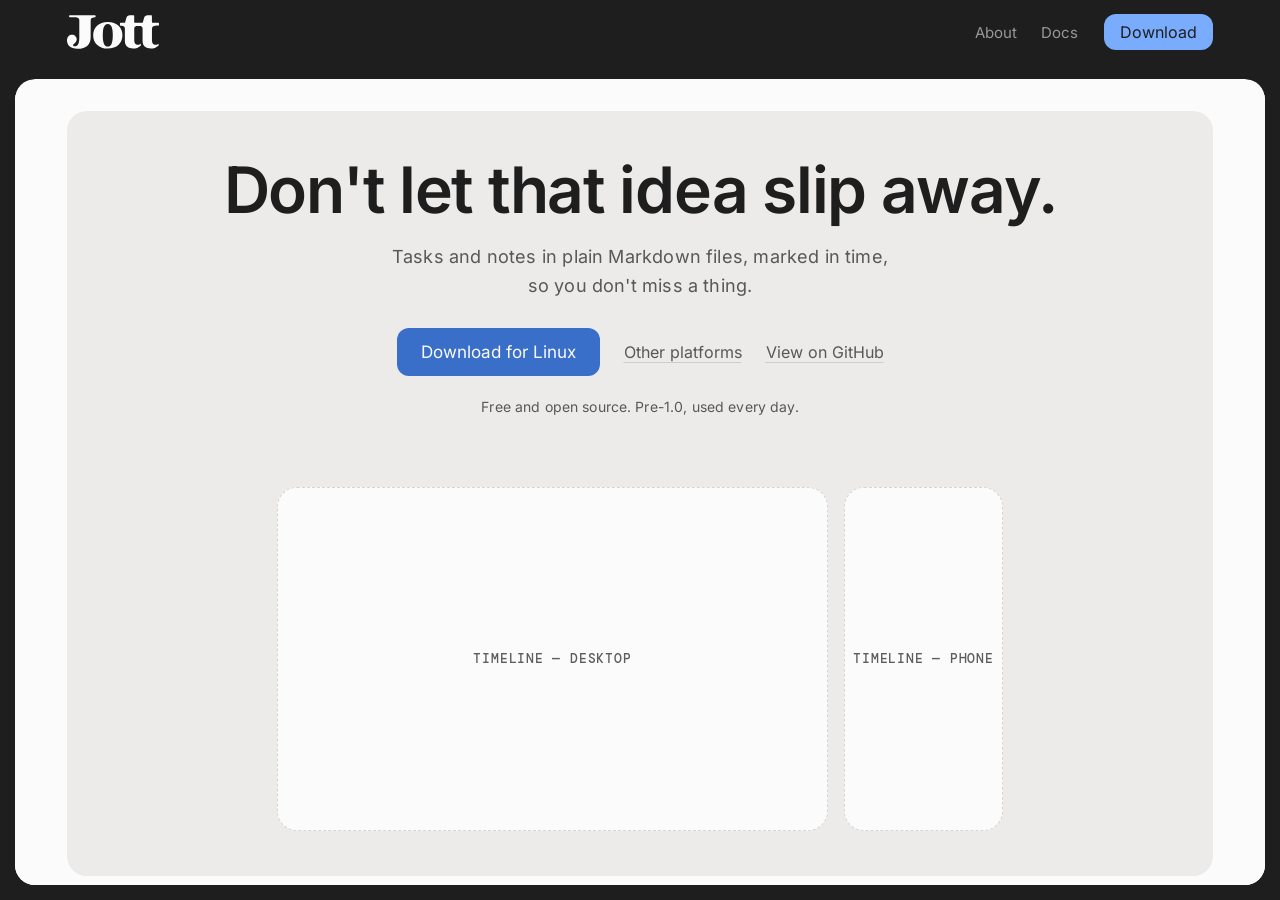
<file: index.html>
<!doctype html>
<html lang="en">
<head>
  <meta charset="utf-8">
  <meta name="viewport" content="width=device-width, initial-scale=1">
  <title>Jott — tasks and notes in plain Markdown. Jott it before it's gone.</title>
  <meta name="description" content="Tasks and notes in plain Markdown files, marked in time, so you don't miss a thing. Free and open source, for Linux, Windows and Android.">
  <link rel="icon" href="assets/brand/mark.svg" type="image/svg+xml">
  <link rel="stylesheet" href="css/index.css">
</head>
<body data-region="chrome">
  <!-- header: single shared block — keep byte-identical across pages
       (only aria-current marks which page you are on) -->
  <header class="header" data-region="chrome">
    <div class="wrap wrap--wide header__inner">
      <a class="header__brand" href="index.html"><span class="sr-only">Jott</span></a>
      <nav class="header__nav" aria-label="Site">
        <a class="nav-link" href="about.html">About</a>
        <a class="nav-link" href="docs.html">Docs</a>
        <a class="btn btn--primary" href="download.html">Download</a>
      </nav>
    </div>
  </header>

  <!-- the frame: the only thing on the page that scrolls, rounded and held
       off every edge so the black shows on all four sides at any scroll
       position. Inside it, the white sheet — and the footer BESIDE the
       sheet, on the chrome's own black, so the sheet ends in its two
       rounded corners instead of dissolving into the frame. -->
  <div class="frame">
    <main class="canvas" data-region="canvas">
      <!-- the banner — the promise and the app, in one block that stands the
           height of the first screen -->
      <section class="section" aria-label="Jott">
        <div class="wrap wrap--wide">
          <div class="banner banner--tall">
            <h1>Don't let that idea slip away.</h1>
            <p class="lead">Tasks and notes in plain Markdown files, marked in time, so you don't miss a thing.</p>
            <div class="banner__actions">
              <a class="btn btn--primary" href="download.html" data-os-cta><span data-os-label>Download</span></a>
              <a class="link" href="download.html">Other platforms</a>
              <a class="link" href="https://github.com/Gustavo-Tondin/jott-app">View on GitHub</a>
            </div>
            <p class="banner__note">Free and open source. Pre-1.0, used every day.</p>

            <!-- placeholder frames: replaced by the real screenshots in stage 4 -->
            <div class="stage">
              <div class="shot shot--desktop" aria-hidden="true"><span class="shot__label label">Timeline — desktop</span></div>
              <div class="shot shot--phone" aria-hidden="true"><span class="shot__label label">Timeline — phone</span></div>
            </div>
          </div>
        </div>
      </section>

      <!-- stakes — the one line that opens the gap -->
      <section class="section stakes">
        <div class="wrap wrap--prose stakes__inner">
          <h2 class="stakes__title">Everything starts as a thought.</h2>
          <p class="lead">Take too long to write it down, and it's gone. Jott it before it is gone, sort it out later.</p>
        </div>
      </section>

      <!-- the three pillars — what it is worth -->
      <section class="section pillars">
        <div class="wrap">
          <ul class="pillars__grid">
            <li class="pillar">
              <svg class="pillar__icon" viewBox="0 0 256 256" fill="currentColor" aria-hidden="true"><path d="M216,72H130.67L102.93,51.2a16.12,16.12,0,0,0-9.6-3.2H40A16,16,0,0,0,24,64V200a16,16,0,0,0,16,16H216.89A15.13,15.13,0,0,0,232,200.89V88A16,16,0,0,0,216,72Zm0,128H40V64H93.33L123.2,86.4A8,8,0,0,0,128,88h88Z"/></svg>
              <h3 class="pillar__title">Always local</h3>
              <p class="pillar__text">Everything lives in a folder of your choice, in plain markdown files. Works offline, and can be synced through external cloud services.</p>
            </li>
            <li class="pillar">
              <svg class="pillar__icon" viewBox="0 0 256 256" fill="currentColor" aria-hidden="true"><path d="M197.58,129.06,146,110l-19-51.62a15.92,15.92,0,0,0-29.88,0L78,110l-51.62,19a15.92,15.92,0,0,0,0,29.88L78,178l19,51.62a15.92,15.92,0,0,0,29.88,0L146,178l51.62-19a15.92,15.92,0,0,0,0-29.88ZM137,164.22a8,8,0,0,0-4.74,4.74L112,223.85,91.78,169A8,8,0,0,0,87,164.22L32.15,144,87,123.78A8,8,0,0,0,91.78,119L112,64.15,132.22,119a8,8,0,0,0,4.74,4.74L191.85,144ZM144,40a8,8,0,0,1,8-8h16V16a8,8,0,0,1,16,0V32h16a8,8,0,0,1,0,16H184V64a8,8,0,0,1-16,0V48H152A8,8,0,0,1,144,40ZM248,88a8,8,0,0,1-8,8h-8v8a8,8,0,0,1-16,0V96h-8a8,8,0,0,1,0-16h8V72a8,8,0,0,1,16,0v8h8A8,8,0,0,1,248,88Z"/></svg>
              <h3 class="pillar__title">Simple first</h3>
              <p class="pillar__text">Start simple with Inbox, Today and notes. Anything advanced is optional and off until you want it.</p>
            </li>
            <li class="pillar">
              <svg class="pillar__icon" viewBox="0 0 256 256" fill="currentColor" aria-hidden="true"><path d="M224,128a8,8,0,0,1-8,8H128a8,8,0,0,1,0-16h88A8,8,0,0,1,224,128ZM128,72h88a8,8,0,0,0,0-16H128a8,8,0,0,0,0,16Zm88,112H128a8,8,0,0,0,0,16h88a8,8,0,0,0,0-16ZM82.34,42.34,56,68.69,45.66,58.34A8,8,0,0,0,34.34,69.66l16,16a8,8,0,0,0,11.32,0l32-32A8,8,0,0,0,82.34,42.34Zm0,64L56,132.69,45.66,122.34a8,8,0,0,0-11.32,11.32l16,16a8,8,0,0,0,11.32,0l32-32a8,8,0,0,0-11.32-11.32Zm0,64L56,196.69,45.66,186.34a8,8,0,0,0-11.32,11.32l16,16a8,8,0,0,0,11.32,0l32-32a8,8,0,0,0-11.32-11.32Z"/></svg>
              <h3 class="pillar__title">Yours to organize</h3>
              <p class="pillar__text">Inbox for quick capture, and as many lists and notepads as you need to stay organized.</p>
            </li>
          </ul>
        </div>
      </section>

      <!-- the tour: the text column scrolls with the page, only the figure
           stays — it swaps plates as each panel comes up beside it -->
      <section class="tour" id="tour" aria-label="A closer look">
        <ol class="tour__dots">
          <li><a class="tour__dot is-active" href="#tour-timeline" aria-current="true"><span class="sr-only">Timeline</span></a></li>
          <li><a class="tour__dot" href="#tour-tasks"><span class="sr-only">Tasks</span></a></li>
          <li><a class="tour__dot" href="#tour-notes"><span class="sr-only">Notes</span></a></li>
          <li><a class="tour__dot" href="#tour-expand"><span class="sr-only">Expandable</span></a></li>
        </ol>

        <div class="tour__track">
          <article class="tour__panel" id="tour-timeline">
            <h2 class="tour__title">Nothing slips away. Not today, not in a year.</h2>
            <p class="tour__text">Every note and task, written or finished, lands on the same timeline, so you can scroll back through your best ideas.</p>
          </article>
          <article class="tour__panel" id="tour-tasks">
            <h2 class="tour__title">A list that doesn't become a chore.</h2>
            <p class="tour__text">A simple to-do list with only the features you choose, so that organizing your list doesn't become yet another task.</p>
          </article>
          <article class="tour__panel" id="tour-notes">
            <h2 class="tour__title">Write it plain. Shape it later.</h2>
            <p class="tour__text">Markdown notes, with standard and out-of-sight syntax, that you can open in other apps.</p>
          </article>
          <article class="tour__panel" id="tour-expand">
            <h2 class="tour__title">That feature you were looking for? It's here.</h2>
            <p class="tour__text">Jott starts with the basics and keeps the rest behind switches: reminders, subtasks, attachments, etc. Turn one on the day you need it.</p>
            <a class="btn btn--primary tour__cta" href="download.html" data-os-cta><span data-os-label>Download</span></a>
          </article>
        </div>

        <!-- placeholder frames: replaced by the real screenshots in stage 4 -->
        <figure class="tour__figure" data-region="chrome" aria-hidden="true">
          <div class="shot tour__shot is-active"><span class="shot__label label">Timeline</span></div>
          <div class="shot tour__shot"><span class="shot__label label">Tasks</span></div>
          <div class="shot tour__shot"><span class="shot__label label">Notes</span></div>
          <div class="shot tour__shot"><span class="shot__label label">Native functions</span></div>
        </figure>
      </section>

      <!-- the guide — one person, in the first person -->
      <section class="section guide">
        <div class="wrap wrap--prose">
          <h2 class="guide__title">Made by one person, for himself first.</h2>
          <p class="lead">Jott started as the notebook and task manager I wanted and couldn't find: fast to write, plain files, no account, and no app deciding what I get to keep. 
            <br>
            <br>
            It's pre-1.0 and used every day. there's no company behind it and no funding.</p>
          <p class="guide__links">
            <a class="link" href="about.html">Why it exists →</a>
            <a class="link" href="about.html#roadmap">Roadmap →</a>
            <a class="link" href="https://github.com/Gustavo-Tondin/jott-app/issues">Issues →</a>
          </p>
        </div>
      </section>

      <!-- FAQ — the objections, answered without JS -->
      <section class="section faq">
        <div class="wrap wrap--prose">
          <h2 class="faq__title">Questions</h2>
          <div class="faq__list">
            <details class="faq__item" open>
              <summary class="faq__q">Does it sync between devices?</summary>
              <p class="faq__a">Not by itself, point Syncthing, Drive, Dropbox or git at the notebook folder and it syncs like any folder. An optional, end-to-end encrypted sync may come later.</p>
            </details>
            <details class="faq__item">
              <summary class="faq__q">Where is my data?</summary>
              <p class="faq__a">In a folder you chose, as <code>.md</code> and <code>.json</code> files. Nowhere else. Jott's only connection is a daily check for new versions, and you can turn that off.</p>
            </details>
            <details class="faq__item">
              <summary class="faq__q">What happens if I stop using Jott?</summary>
              <p class="faq__a">Nothing. The folder stays where it is, readable in any editor. That's the point.</p>
            </details>
            <details class="faq__item">
              <summary class="faq__q">Is it free?</summary>
              <p class="faq__a">Yes, and the local app always will be. If paid services ever exist (sync, backup), they'll be optional additions.</p>
            </details>
            <details class="faq__item">
              <summary class="faq__q">Is there an iOS or macOS version?</summary>
              <p class="faq__a">iOS: there's no free way to distribute there. macOS: not yet, I don't have a Mac to test on. Linux, Windows and Android today.</p>
            </details>
            <details class="faq__item">
              <summary class="faq__q">Why do Windows and Android warn me?</summary>
              <p class="faq__a">Jott is safe but isn't code-signed yet (that costs money every year). Click <em>More info → Run anyway</em> on Windows, or allow installs from your browser on Android, once per version. The code is open if you'd rather check for yourself.</p>
            </details>
            <details class="faq__item">
              <summary class="faq__q">What does "last seen" record, and where?</summary>
              <p class="faq__a">Opening a note, or editing it. The date is kept in <code>.jott/index/</code> locally inside your notebook, never sent anywhere, and rebuildable if you delete it.</p>
            </details>
            <details class="faq__item">
              <summary class="faq__q">Can I install plugins?</summary>
              <p class="faq__a">For now, it is only safe to install external themes (a single CSS file); plugins with executable code within the app are not supported yet.</p>
            </details>
          </div>
        </div>
      </section>

      <!-- final CTA — the banner's quiet mirror, raised off the canvas -->
      <section class="section cta">
        <div class="wrap wrap--prose">
          <div class="panel panel--center">
            <h2 class="cta__title">Jott it before it's gone.</h2>
            <p class="lead">The thought you had this morning is already fading. Give it a second.</p>
            <div class="cta__actions">
              <a class="btn btn--primary" href="download.html" data-os-cta><span data-os-label>Download</span></a>
              <a class="link" href="download.html">Other platforms</a>
            </div>
          </div>
        </div>
      </section>
    </main>

    <!-- footer: single shared block — keep byte-identical across pages -->
    <footer class="footer" data-region="chrome">
      <div class="wrap wrap--wide footer__inner">
        <p class="footer__tagline">Jott — tasks and notes in plain Markdown. <em>Jott it before it's gone.</em></p>
        <nav class="footer__nav" aria-label="Footer">
          <a class="nav-link" href="download.html">Download</a>
          <a class="nav-link" href="about.html">About</a>
          <a class="nav-link" href="docs.html">Docs</a>
          <a class="nav-link" href="changelog.html">Changelog</a>
          <a class="nav-link" href="https://github.com/Gustavo-Tondin/jott-app">GitHub</a>
          <a class="nav-link" href="https://github.com/Gustavo-Tondin/jott-app/issues">Report an issue</a>
        </nav>
        <p class="footer__made">Made by <a href="https://gustavo-tondin.github.io/portfolio-web/index.html">Gustavo Tondin↗</a></p>
      </div>
    </footer>
  </div>

  <script src="js/index.js" defer></script>
</body>
</html>
</file>
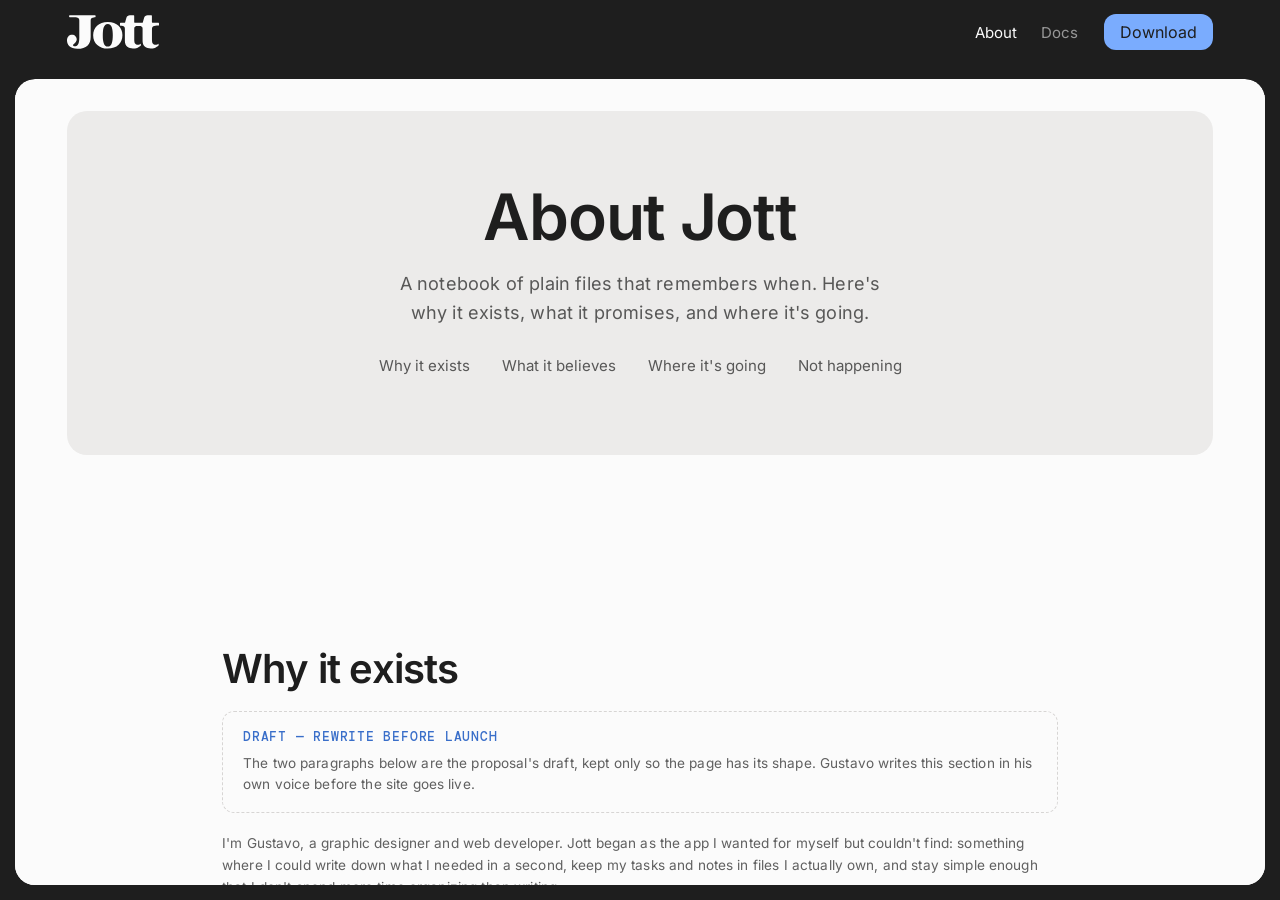
<file: about.html>
<!doctype html>
<html lang="en">
<head>
  <meta charset="utf-8">
  <meta name="viewport" content="width=device-width, initial-scale=1">
  <title>About Jott — why it exists, what it promises, where it's going</title>
  <meta name="description" content="Why Jott exists, the seven things it promises, the roadmap by horizon, and the features that are decided against. Made by one person.">
  <link rel="icon" href="assets/brand/mark.svg" type="image/svg+xml">
  <link rel="stylesheet" href="css/index.css">
</head>
<body data-region="chrome">
  <!-- header: single shared block — keep byte-identical across pages
       (only aria-current marks which page you are on) -->
  <header class="header" data-region="chrome">
    <div class="wrap wrap--wide header__inner">
      <a class="header__brand" href="index.html"><span class="sr-only">Jott</span></a>
      <nav class="header__nav" aria-label="Site">
        <a class="nav-link" href="about.html" aria-current="page">About</a>
        <a class="nav-link" href="docs.html">Docs</a>
        <a class="btn btn--primary" href="download.html">Download</a>
      </nav>
    </div>
  </header>

  <!-- the frame: the only thing on the page that scrolls, rounded and held
       off every edge so the black shows on all four sides at any scroll
       position. Inside it, the white sheet — and the footer BESIDE the
       sheet, on the chrome's own black, so the sheet ends in its two
       rounded corners instead of dissolving into the frame. -->
  <div class="frame">
    <main class="canvas" data-region="canvas">
      <section class="section">
        <div class="wrap wrap--wide">
          <div class="banner">
            <h1>About Jott</h1>
            <p class="lead">A notebook of plain files that remembers when. Here's why it exists, what it promises, and where it's going.</p>
            <nav class="subnav" aria-label="On this page">
              <a class="nav-link" href="#why">Why it exists</a>
              <a class="nav-link" href="#believes">What it believes</a>
              <a class="nav-link" href="#roadmap">Where it's going</a>
              <a class="nav-link" href="#not-happening">Not happening</a>
            </nav>
          </div>
        </div>
      </section>

      <!-- one canvas band, four anchored blocks. The gap between them is the
           .stack's, not a second section's block padding. -->
      <section class="section">
        <div class="wrap wrap--prose stack">

          <!-- 5.1 — DRAFT. The proposal wrote this for Gustavo to rewrite in
               his own voice; nothing biographical goes live until he does. -->
          <section class="prose prose__section" id="why">
            <h2>Why it exists</h2>
            <p class="placeholder"><span class="label">Draft — rewrite before launch</span>The two paragraphs below are the proposal's draft, kept only so the page has its shape. Gustavo writes this section in his own voice before the site goes live.</p>
            <p>I'm Gustavo, a graphic designer and web developer. Jott began as the app I wanted for myself but couldn't find: something where I could write down what I needed in a second, keep my tasks and notes in files I actually own, and stay simple enough that I don't spend more time organizing than writing.</p>
            <p>I already have a more sophisticated note-taking app, but it feels like overkill for simple, everyday notes. I also had a to-do app I liked: a simple list where tasks aren't tied to a fixed schedule, so I can decide what needs to be done today. When I switched to Linux, I lost desktop access to it. Jott brings both ideas together: a simple place for everyday tasks and quick notes, with the freedom to organize them later.</p>
          </section>

          <!-- 5.2 — the seven promises: the agreement, not the engineering rules -->
          <section class="prose__section" id="believes">
            <h2>What it believes</h2>
            <ol class="promises">
              <li class="promise">
                <h3 class="promise__title">Your files, in your folder.</h3>
                <p class="promise__text">Everything is a plain file in a folder you chose. The format is documented, any editor reads it, and it's still yours the day you stop using Jott.</p>
              </li>
              <li class="promise">
                <h3 class="promise__title">Works with the cable unplugged.</h3>
                <p class="promise__text">Nothing essential needs the internet or an account. The one connection Jott makes is a daily check for updates — and it's a switch.</p>
              </li>
              <li class="promise">
                <h3 class="promise__title">Simple first. Everything else is a switch.</h3>
                <p class="promise__text">The first run is an Inbox, a Today and a notepad. Every other feature is off until you turn it on, and turning it off never hides what you wrote.</p>
              </li>
              <li class="promise">
                <h3 class="promise__title">Memory, never guilt.</h3>
                <p class="promise__text">Jott remembers when you wrote a thing and when you last looked at it. It doesn't count streaks, doesn't score you, and doesn't archive anything on your behalf.</p>
              </li>
              <li class="promise">
                <h3 class="promise__title">Your file is what you typed.</h3>
                <p class="promise__text">Jott never puts a character in your file that you didn't write — no smart quotes, no auto-formatting, no hidden state in the text.</p>
              </li>
              <li class="promise">
                <h3 class="promise__title">One thing, done well.</h3>
                <p class="promise__text">Tasks and notes. No graph, no whiteboard, no dashboard. If a bigger idea ever makes sense, it'll be a different app, not a heavier Jott.</p>
              </li>
              <li class="promise">
                <h3 class="promise__title">What's local is free, forever.</h3>
                <p class="promise__text">Open source. If paid services come (sync, backup), they add to the app — no local feature will ever be removed to sell one.</p>
              </li>
            </ol>
          </section>

          <!-- 5.3 — the roadmap, copied by hand from the app's README. Until the
               build exists (stage 7), the two have to be edited together. -->
          <section class="prose prose__section" id="roadmap">
            <h2>Where it's going</h2>
            <p>Jott is pre-1.0. This is the honest state of it, by horizon — and it's the same text as the repository's README, so it can't drift.</p>

            <h3>Now — what's left before v1</h3>
            <p>One product decision remains, then it is proving things on hardware.</p>
            <table class="table">
              <tbody>
                <tr>
                  <th scope="row"><strong>The time axis</strong> — a weekly sweep of what you have not looked at in a while, and the age of things on screen</th>
                  <td class="table__note">decided 2026-08-25; the Timeline shipped first (v0.48.0). Every task and note carries its creation date, every task an id, and a last-seen record for notes lives in <code>.jott/index/</code> (regenerable — losing it loses nothing you wrote). The Home became a calendar (v0.50.0). Next: sorting by age, then the sweep</td>
                </tr>
                <tr>
                  <th scope="row">Android on real hardware</th>
                  <td class="table__note">the build installs and runs, and has been used on one physical phone — everything since has been the emulator</td>
                </tr>
                <tr>
                  <th scope="row">Clicking through what only tests have seen</th>
                  <td class="table__note">app-level undo/redo, the mouse back button, the light and dark themes</td>
                </tr>
              </tbody>
            </table>

            <h3>Next — after v1, in rough order of appetite</h3>
            <ul>
              <li><strong>Other views of the same list</strong> — table and kanban, reading the data v1 already writes. Not a new kind of space.</li>
              <li><strong>Local version history for a note</strong> (<code>.jott/history/</code>) — the trash protects a deleted file; nothing yet protects a paragraph you overwrote.</li>
              <li><strong>Command palette</strong> (Ctrl+P) — the command registry already exists; today a command without a key is unreachable from the keyboard.</li>
              <li><strong>System-wide capture</strong> (Ctrl+Alt+Space) — the one shortcut that matters most for an app whose thesis is "write it down before you forget it".</li>
              <li><strong>Easier theme authoring</strong> — the format is honest but verbose (~50 assignments per region). The app now writes the first file for you; making the file itself smaller is still open.</li>
              <li><strong>Translations</strong>, importers (Todoist, Microsoft To Do, Obsidian Tasks), CSV export/import, PDF export of a note, split view, time-of-day on tasks.</li>
            </ul>

            <h3>Later — optional paid services, never replacing a local feature</h3>
            <p>End-to-end encrypted multi-device sync, cloud backup, sharing and publishing. Syncing today is already free and works: point Syncthing, Drive or git at the notebook folder.</p>
          </section>

          <!-- 5.4 — decided, not pending -->
          <section class="prose prose__section" id="not-happening">
            <h2>Not happening</h2>
            <p>Decided, not pending. Each one has a reason, and the reason is the part worth reading.</p>
            <table class="table">
              <thead>
                <tr>
                  <th scope="col">What</th>
                  <th scope="col">Why</th>
                </tr>
              </thead>
              <tbody>
                <tr>
                  <th scope="row">Third-party plugins running code from the notebook folder</th>
                  <td class="table__note" data-th="Why">executable JavaScript inside your <em>data</em>, synced to every device</td>
                </tr>
                <tr>
                  <th scope="row">A graph view</th>
                  <td class="table__note" data-th="Why">the product is "simplified Obsidian, no graph"</td>
                </tr>
                <tr>
                  <th scope="row">Whiteboard, mindmap, dashboards, multi-widget spaces</th>
                  <td class="table__note" data-th="Why">cut in 2026-08 — they were the most expensive part of the app and the least aligned with "write it down fast"</td>
                </tr>
                <tr>
                  <th scope="row">Smart typography that rewrites what you typed</th>
                  <td class="table__note" data-th="Why">the app never puts characters in your file that you didn't type</td>
                </tr>
                <tr>
                  <th scope="row">An iOS build</th>
                  <td class="table__note" data-th="Why">no free path to distribution</td>
                </tr>
              </tbody>
            </table>
          </section>
        </div>
      </section>

      <!-- 5.5 — one line, and the door to the repository -->
      <section class="section">
        <div class="wrap wrap--prose">
          <p class="lead panel">Jott is made by <a class="link" href="https://gustavo-tondin.github.io/portfolio-web/index.html">Gustavo Tondin↗</a>, a graphic designer in Valencia. Issues and pull requests are welcome — start with <a class="link" href="https://github.com/Gustavo-Tondin/jott-app/blob/main/CONTRIBUTING.md">Contributing↗</a>.</p>
        </div>
      </section>
    </main>

    <!-- footer: single shared block — keep byte-identical across pages -->
    <footer class="footer" data-region="chrome">
      <div class="wrap wrap--wide footer__inner">
        <p class="footer__tagline">Jott — tasks and notes in plain Markdown. <em>Jott it before it's gone.</em></p>
        <nav class="footer__nav" aria-label="Footer">
          <a class="nav-link" href="download.html">Download</a>
          <a class="nav-link" href="about.html" aria-current="page">About</a>
          <a class="nav-link" href="docs.html">Docs</a>
          <a class="nav-link" href="changelog.html">Changelog</a>
          <a class="nav-link" href="https://github.com/Gustavo-Tondin/jott-app">GitHub</a>
          <a class="nav-link" href="https://github.com/Gustavo-Tondin/jott-app/issues">Report an issue</a>
        </nav>
        <p class="footer__made">Made by <a href="https://gustavo-tondin.github.io/portfolio-web/index.html">Gustavo Tondin↗</a></p>
      </div>
    </footer>
  </div>
</body>
</html>
</file>
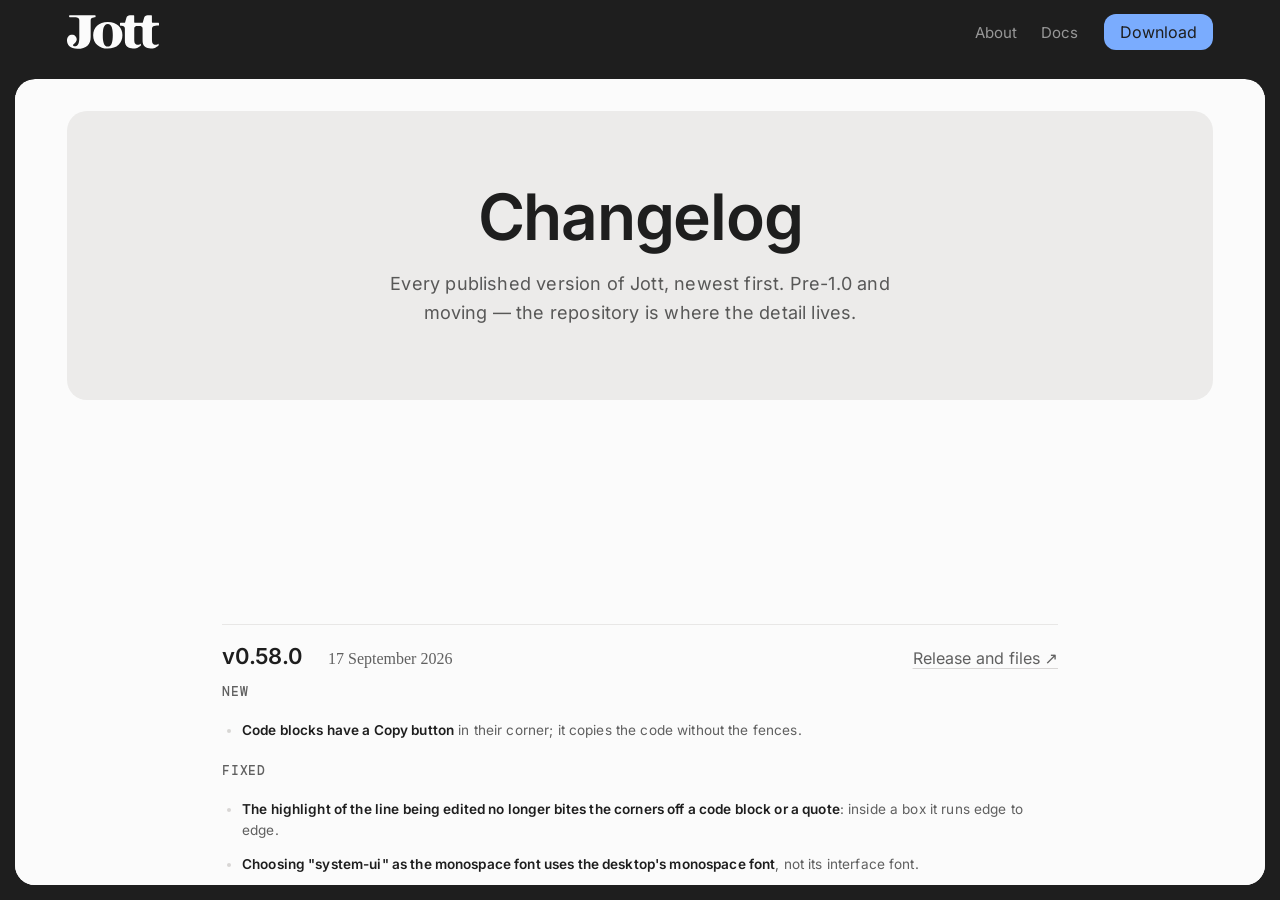
<file: changelog.html>
<!doctype html>
<html lang="en">
<head>
  <meta charset="utf-8">
  <meta name="viewport" content="width=device-width, initial-scale=1">
  <title>Changelog — Jott</title>
  <meta name="description" content="Every published version of Jott, newest first, with the file for each one.">
  <link rel="icon" href="assets/brand/mark.svg" type="image/svg+xml">
  <link rel="stylesheet" href="css/index.css">
</head>
<body data-region="chrome">
  <!-- header: single shared block — keep byte-identical across pages
       (only aria-current marks which page you are on) -->
  <header class="header" data-region="chrome">
    <div class="wrap wrap--wide header__inner">
      <a class="header__brand" href="index.html"><span class="sr-only">Jott</span></a>
      <nav class="header__nav" aria-label="Site">
        <a class="nav-link" href="about.html">About</a>
        <a class="nav-link" href="docs.html">Docs</a>
        <a class="btn btn--primary" href="download.html">Download</a>
      </nav>
    </div>
  </header>

  <!-- the frame: the only thing on the page that scrolls, rounded and held
       off every edge so the black shows on all four sides at any scroll
       position. Inside it, the white sheet — and the footer BESIDE the
       sheet, on the chrome's own black, so the sheet ends in its two
       rounded corners instead of dissolving into the frame. -->
  <div class="frame">
    <main class="canvas" data-region="canvas">
      <section class="section">
        <div class="wrap wrap--wide">
          <div class="banner">
            <h1>Changelog</h1>
            <p class="lead">Every published version of Jott, newest first. Pre-1.0 and moving — the repository is where the detail lives.</p>
          </div>
        </div>
      </section>

      <!-- one entry per PUBLISHED release; a draft is a 404 and never shows
           up here. From v0.52.0 on the newest entry is written by
           `packaging/release.sh --publish` in the jott-app repository, out of
           the CHANGELOG.md section for the version it just published — which
           is the same text the GitHub release page carries. -->
      <section class="section">
        <div class="wrap wrap--prose">
          <div class="releases">
            <!-- newest first; release.sh inserts the new entry right here -->
            <article class="release">
              <div class="release__head">
                <h2 class="release__version">v0.58.0</h2>
                <time class="release__date" datetime="2026-09-17">17 September 2026</time>
                <a class="link" href="https://github.com/Gustavo-Tondin/jott-app/releases/tag/v0.58.0">Release and files ↗</a>
              </div>
              <div class="release__notes prose">
                <h3 class="label">New</h3>
                <ul>
                  <li><strong>Code blocks have a Copy button</strong> in their corner; it copies the code without the fences.</li>
                </ul>
                <h3 class="label">Fixed</h3>
                <ul>
                  <li><strong>The highlight of the line being edited no longer bites the corners off a code block or a quote</strong>: inside a box it runs edge to edge.</li>
                  <li><strong>Choosing "system-ui" as the monospace font uses the desktop's monospace font</strong>, not its interface font.</li>
                  <li><strong>The chosen day on the Home calendar is no longer cut off at the bottom</strong> when the system font size is not the default.</li>
                  <li><strong>"Keep" works on sync conflicts of Jott's own files</strong> (settings, tag colors, the Trash list): it used to fail with "invalid note path".</li>
                  <li><strong>On Android, "Show in folder" opens the folder in the Files app</strong> instead of failing; where no app can open it, the path is copied.</li>
                </ul>
                <h3 class="label">Improved</h3>
                <ul>
                  <li><strong>Code reads heavier</strong>: medium weight, and inline code has a color of its own.</li>
                  <li><strong>The font pickers name the family each generic resolves to on this machine</strong> ("system-ui (Cantarell)", "monospace (Noto Sans Mono)"), on Linux.</li>
                  <li><strong>A note card with more text than fits fades out at the bottom</strong> instead of cutting a line in half.</li>
                  <li><strong>Task cards on phones are shorter, with a bigger checkbox</strong>, and a task's pin and age now sit on one axis on every platform.</li>
                  <li><strong>Every suggestion wears the color of its space</strong>, under Urgent and Pulled recently too; the list headings drop their dot.</li>
                  <li><strong>The sync conflict notice says when each version was last edited and how big it is</strong>, marks the newer one, and puts a Keep button beside each.</li>
                  <li><strong>Fewer sync conflicts to answer</strong>: copies of the completed-tasks index and of the timeline are settled on their own, and two devices deleting different things keep both in the Trash.</li>
                </ul>
              </div>
            </article>
            <article class="release">
              <div class="release__head">
                <h2 class="release__version">v0.57.0</h2>
                <time class="release__date" datetime="2026-09-16">16 September 2026</time>
                <a class="link" href="https://github.com/Gustavo-Tondin/jott-app/releases/tag/v0.57.0">Release and files ↗</a>
              </div>
              <div class="release__notes prose">
                <h3 class="label">New</h3>
                <ul>
                  <li><strong>Reminder notifications have Done, Later and Tomorrow buttons</strong> on Linux and Android: Later rings again in an hour, Tomorrow at your reminder time, and none of them opens the app.</li>
                  <li><strong>Settings › Tasks on Android says whether Jott may notify and ring alarms on the minute</strong>, with a button to the system screen that allows it when it may not.</li>
                  <li><strong>A reorder mode for notes</strong>: pick "Reorder" on a card's ring (or "Reorder notes…" in the notepad's ⋮), tap the cards you mean, and hold one to carry them all together — onto a new place, into a folder, or onto another notepad in the sidebar. The bar at the foot moves or deletes what you marked. Tasks have the same mode, from the same slice.</li>
                  <li><strong>Tasks can be pinned on the Home for today</strong>: the pin brings a task to the top of the day without touching its list, and it clears when the day turns.</li>
                  <li><strong>A "The day before" reminder for dated tasks</strong>: the reminder menu is now grouped — from now, from the due date, pick — with an icon per option, and picking a date starts from the reminder already chosen (or tomorrow).</li>
                  <li><strong>A task's title can be edited from its ring</strong>: "Edit" opens the title in a small card — on a phone it sits over the keyboard, so you never lose sight of what you are typing.</li>
                  <li><strong>The columns of a table can be resized</strong>: drag the border between two of them, and double-click it to go back. The widths are kept as proportions in the note itself, so they hold on a phone and on a monitor alike, and they travel with the file.</li>
                </ul>
                <h3 class="label">Fixed</h3>
                <ul>
                  <li><strong>On GNOME, answering a reminder notification no longer leaves the mouse cursor spinning</strong> for fifteen seconds after Done, Later or Tomorrow.</li>
                  <li><strong>On GNOME, opening Jott from its icon while it is already running no longer leaves the mouse cursor spinning</strong> for fifteen seconds: the window that comes forward takes the launch.</li>
                  <li><strong>The date, reminder and repeat fields of a task's panel no longer spill out of a narrow panel</strong>: once chosen, their controls fill a line of their own under the name and the ×, at the same height.</li>
                  <li><strong>A reminder that appeared on one device while you were away still rings on the other</strong>: only clicking, answering or dismissing the notification counts as seen, not the banner timing out.</li>
                  <li><strong>On Android, updating Jott no longer crashes it in the background</strong> over reminders an older version had scheduled.</li>
                  <li><strong>Ticking a task off can no longer send it twice</strong>: once the card has left, a late tap does nothing, instead of showing "no task with id" while the task was already completed.</li>
                  <li><strong>On the Home of a phone, the + no longer stands over the bar it opened</strong>: while you write a task the + steps aside, and comes back when the bar is put away.</li>
                  <li><strong>On Android, the day summary lists the day it is announced on</strong>: synced after the summary's hour, it used to carry today's tasks into tomorrow morning's notification.</li>
                  <li><strong>A reminder that could not be shown is said once inside the app</strong> instead of erroring every hour, and a change that lands while a reminder is being shown no longer rings it a second time.</li>
                  <li><strong>With two windows open on the same notebook, a reminder rings once</strong>, and a window hidden in the tray rings on time instead of waiting on a slowed-down page timer.</li>
                  <li><strong>A reminder moved to an earlier time rings again</strong>: it used to stay silent for good once the later time had been acknowledged.</li>
                  <li><strong>Editing a note's name from a held card no longer leaves the column of actions stuck on the screen</strong>, standing over every screen you opened afterwards: the column comes down before the panel opens, so nothing the panel does can leave it behind.</li>
                  <li><strong>The cards on the notes board no longer shuffle and pile up while you carry one across them</strong>: they move to where they will actually stand once you let go, so what you see during the drag is the arrangement you get.</li>
                  <li><strong>A carried card no longer has a black dot floating beside it.</strong></li>
                  <li><strong>On a phone, tapping outside a task's panel closes it</strong> instead of opening the task that was under your finger.</li>
                  <li><strong>The week at the top of Home can be dragged sideways with a finger again</strong>: the drag used to be taken as "open the sidebar", so the strip stood still and the drawer slid in instead.</li>
                </ul>
                <h3 class="label">Improved</h3>
                <ul>
                  <li><strong>A task card marks a reminder with a small clock</strong>, the moment in its tooltip; the date on the card stays the task's own.</li>
                  <li><strong>A reminder notification leads with the task</strong> and says which list it is in and when it is due; reminders missed while Jott was closed arrive as one notification, and the day summary names the day's first reminder.</li>
                  <li><strong>Holding a card with the mouse no longer turns the screen over to selecting tasks</strong>: the right button opens the same ring of actions, and its “Reorder” slice is the way into picking.</li>
                  <li><strong>The + that makes a task or a note is easier to find</strong>: it is round now, a little bigger than the buttons beside it and standing clear of them — the same shape on the computer and on the phone. The bar it closes arrives a moment after the rest of the screen, so the eye lands on it.</li>
                  <li><strong>A note card leads with the note's name</strong>: the name sits on a chip the width of the card and is the one thing on it that steps up in size, so a heading inside the note no longer shouts louder than the note it belongs to.</li>
                  <li><strong>A note that opens with its own name as a heading draws it once</strong>: the card leaves the repeated heading out of the text it shows.</li>
                  <li><strong>A banner reaches the card's edges</strong>, a little taller than before, with the name straddling its lower edge.</li>
                  <li><strong>The settings rows fit their labels on a phone</strong>: the control beside a label now stops at a share of the line instead of claiming a fixed width, so a name like "Notes board layout" reads on one line rather than three, and the <code>?</code> beside it is smaller.</li>
                  <li><strong>The accent colour is one swatch on a phone</strong>: tap it and the eight colours open in a small panel, instead of a row of dots taking the whole line.</li>
                  <li><strong>The buttons and fields on a phone are rounder</strong>: a control a thumb makes bigger now takes a corner to match, and the bars that float over the screen — the top bar and the formatting strip — are rounded like the cards they sit above. The strip over the keyboard is slimmer too, its buttons the size of the ones at the top, so it takes less of the note while you write.</li>
                  <li><strong>The pin and the ⋮ only appear when the pointer is on the card</strong>, on a small ground of their own — the one the name sits on — so they read over a banner as clearly as over the name itself; hovering no longer fades the whole card, and on a phone a pinned note is said by the ring around it.</li>
                  <li><strong>A card carried across the board reads as one movement now</strong>: it lifts with its own rounded shadow instead of a square one, the cards making room for it glide rather than snap, and when you let go the board flows into its new arrangement instead of jumping into it.</li>
                  <li><strong>A note card on a phone no longer carries a ⋮</strong>: holding the card opens the very same actions, and the corner it took back belongs to the note.</li>
                  <li><strong>The Suggestions button is quieter</strong>: a soft wash of the accent instead of a solid one, so it no longer passes for the + beside it.</li>
                  <li><strong>A held card offers the same five actions whether it is a task or a note</strong>, in the same order: Pin, Move, Edit, Reorder, and the ⋮ with the rest. Completing a task and pulling it into today are the swipes, as before; duplicating and deleting a note moved behind the ⋮.</li>
                  <li><strong>Settings opens on About</strong>, where the version and the update check are, instead of on Display.</li>
                  <li><strong>A note is only ever dragged in reorder mode</strong> — on the computer too — so a slip of the mouse or the finger never rearranges the board.</li>
                  <li><strong>On the computer, the right button opens the column of actions</strong> at the pointer — on a task, a note or a space in the sidebar — and a note card's ⋮ is the whole menu again.</li>
                  <li><strong>A task marked in reorder mode fills its box with the accent and a light dot</strong>, the way a done box fills with a tick, so a mark is never mistaken for the task open in the inspector.</li>
                  <li><strong>The sidebar deals its own colours now</strong>: each space and group takes the next of the seven, and moving one deals the column again. Choosing a colour by hand keeps the colours on screen — yours among them — and stops the dealing; what you make next still takes the colour after the last one.</li>
                  <li><strong>The rainbow switch left Settings</strong>: it is a tick, "Auto-rainbow spaces", in the menu of the empty sidebar — the right button, or a hold on a phone.</li>
                  <li><strong>A week that holds two months says so</strong>: a hairline stands in the gap where the month turns, so the 1st is never read as just another day.</li>
                  <li><strong>The ends of the week strip soften while you are moving it</strong> — and stay soft while your finger rests mid-drag, since the strip is still open between two weeks. Once it lands on a week the ends are as solid as they ever were.</li>
                  <li><strong>The week at the top of Home answers a flick</strong>: throw it and it glides on, slowing down, as far as two weeks; drag it slowly and it turns one. It always comes to rest on a whole week, never between two.</li>
                  <li><strong>New list, New notepad and New group wear the icon of the thing they make</strong>, so the sidebar's menu can be read at a glance instead of word by word.</li>
                  <li><strong>Two notes are no longer made into a folder by accident on the way past</strong>: the card has to rest on the middle of another for a moment before it is taken as "put these together", and the ring tells you when it has.</li>
                  <li><strong>The day you are on wears a slightly less rounded marker</strong>: it stopped a hair short of a pill, and the small flat at the top and bottom of the curve made the shape look cut off.</li>
                  <li><strong>Ticking a task off plays out before the list moves</strong>: the card leaves, closing its own gap, and only then do the others slide up — nothing jumps under your finger. Unticking a completed one plays the same way.</li>
                  <li><strong>A card answers a tap with a soft wash of the accent</strong> inside its own rounded corners, instead of the square grey flash of the system.</li>
                  <li><strong>A task card keeps its bookmark and its age together at its end</strong>, so the title sits in the middle whether or not the task has fields; the × on a completed card takes the bookmark's place.</li>
                  <li><strong>Opening a task from the search lands on its own list</strong>, the screen you always read it on, with the task open in the panel and brought to the middle; a completed one unfolds the Completed run. Home, the timeline and a reminder open tasks the same way.</li>
                  <li><strong>Two search shortcuts, as in a browser</strong>: Ctrl+F finds on the screen you are on — inside the open note, or in the space on screen — and Ctrl+Space searches the whole notebook from anywhere, a note included.</li>
                  <li><strong>Opening a note from the search lights the word you looked for</strong>: the first place it appears is centred on screen and highlighted for a moment.</li>
                  <li><strong>The search box is simpler</strong>: the magnifier sits inside the field, a small × inside it clears what you typed, and the results say only which space a hit is from — and "completed" for a done task — instead of repeating the list or the Inbox folder on every row. The Completed screen no longer says every task goes back to the main list.</li>
                </ul>
              </div>
            </article>
            <article class="release">
              <div class="release__head">
                <h2 class="release__version">v0.56.1</h2>
                <time class="release__date" datetime="2026-09-15">15 September 2026</time>
                <a class="link" href="https://github.com/Gustavo-Tondin/jott-app/releases/tag/v0.56.1">Release and files ↗</a>
              </div>
              <div class="release__notes prose">
                <h3 class="label">Fixed</h3>
                <ul>
                  <li><strong>Holding a card no longer raises the system's own text selection over it</strong> — a hard grey rectangle across the rounded card, on the way to opening its actions.</li>
                </ul>
                <h3 class="label">Improved</h3>
                <ul>
                  <li><strong>The actions of a held card now stand in a column beside your finger</strong>, as separate squares instead of circles scattered around it, and the one under your finger is lit and names itself. Sliding onto it and letting go is the same gesture as before, and letting go anywhere else still does nothing.</li>
                </ul>
              </div>
            </article>
            <article class="release">
              <div class="release__head">
                <h2 class="release__version">v0.56.0</h2>
                <time class="release__date" datetime="2026-09-14">14 September 2026</time>
                <a class="link" href="https://github.com/Gustavo-Tondin/jott-app/releases/tag/v0.56.0">Release and files ↗</a>
              </div>
              <div class="release__notes prose">
                <h3 class="label">New</h3>
                <ul>
                  <li><strong>Hold a card and its actions open around your finger</strong> — tasks, notes and the spaces in the sidebar: drag to the one you want and let go, or let go anywhere else and nothing happens. On the computer the ⋮ on a note card opens the same ring.</li>
                  <li><strong>A sync conflict is settled from the banner.</strong> Each copy now says what the two versions disagree about and has "Keep this device's" and "Keep the other's"; whichever version goes lands in the Trash, and Ctrl+Z takes it back.</li>
                  <li><strong>Two devices that changed different tasks of the same list are merged on their own</strong>, and so are two that wrote in different parts of the same note: the changes are put together, the copy goes to the Trash and a line says what was merged. A copy is left for you only where both devices changed the same thing — and there, in a list, the other device's version lands right under yours, marked, so you can delete one with a tap.</li>
                  <li><strong>The Home's notes of the day now include the notes you edited today</strong>, not only the ones created today — from any notepad, and from any device on a synced notebook.</li>
                  <li><strong>Drag a card to the top or the bottom of a long list and the list scrolls with it</strong>, faster the further into the edge you go, so a task can reach a place off the screen without being let go of.</li>
                  <li><strong>A screen reader now says where a task landed</strong> when you move it, whether you dragged it or pressed Alt and an arrow.</li>
                </ul>
                <h3 class="label">Fixed</h3>
                <ul>
                  <li><strong>A numbered item is no longer pushed a step to the right while you type it.</strong> The <code>1.</code> of an item with a single letter after it sat out of line with the bullets above until you typed the second letter.</li>
                  <li><strong>Starting a list from the formatting bar leaves the cursor after the <code>- </code>, <code>1. </code> or <code>- [ ] </code></strong>, ready to type, instead of in front of it.</li>
                  <li><strong>A reminder shown on one device no longer rings again on the next one to sync.</strong> The notebook now remembers which reminders have been dealt with, alongside the rest of its bookkeeping.</li>
                  <li><strong>Moving a task with Alt and an arrow works press after press.</strong> Only the first press used to land: the card lost the focus as soon as the list came back from disk.</li>
                  <li><strong>Scrolling in the middle of a drag no longer drops the card in the wrong place.</strong> The list's positions now follow the scroll instead of staying where they were when you picked the card up.</li>
                  <li><strong>A card being dragged no longer pops its tooltip over the list</strong> while your hand rests.</li>
                  <li><strong>On a phone, the app no longer files its own typing as a sync conflict.</strong> A pause while typing on Android could leave a <code>sync-conflict</code> copy of the note's own earlier text beside it, and the banner on every device.</li>
                  <li><strong>Two devices on one synced notebook no longer produce conflict copies of <code>.jott/index/</code>.</strong> Each device now keeps its own "last seen" file, and Jott reads them all together.</li>
                  <li><strong>A sync conflict arriving while the app is open raises the notice right away</strong>, instead of waiting for the next time the notebook was read.</li>
                  <li><strong>A list saved while another device's version was arriving keeps that version instead of writing over it.</strong> Jott checks the file just before it saves, and anything it did not read is kept beside the list as a <code>sync-conflict</code> copy — the same thing it already did for the open note.</li>
                  <li><strong>A conflict copy still being fetched is no longer counted as one.</strong> A half-transferred copy has a temporary name, and the notice used to ask about a file that was about to be called something else — or that never arrived at all.</li>
                  <li><strong>Two devices that changed the same day apart no longer leave a conflict copy.</strong> What is in Today and what is planned for the days ahead are now merged on their own — each device's choices kept, the copy moved to the Trash — and the banner is left for what Jott cannot decide.</li>
                  <li><strong>A sync-conflict copy holding exactly what the original holds no longer asks you to choose.</strong> Both devices wrote the same thing, so opening the notebook moves the copy to the Trash instead of leaving the banner up — for your own lists and notes too, not just Jott's own files.</li>
                  <li><strong>No more conflict copies of files neither device changed.</strong> Jott now writes a file only when its contents really differ, so opening the app on the phone and on the computer while they are out of contact stops leaving <code>sync-conflict</code> copies of its own bookkeeping.</li>
                  <li><strong>Renaming the open note no longer flashes "No such file or directory".</strong> The app now recognises its own rename instead of re-reading the name it just left behind.</li>
                  <li><strong>Deleting the open note no longer leaves an error on the screen.</strong> The app used to re-read the file it had just deleted and show the raw "io error"; a re-read that comes from the disk changing is now quiet, and only opening a note reports when it cannot be read.</li>
                </ul>
                <h3 class="label">Improved</h3>
                <ul>
                  <li><strong>Bullets and numbers in a note now read one step back from the text.</strong> A list marker is drawn in a lighter ink than the words it introduces, and the bullet itself is a little bigger, so the structure of a list is easy to run your eye down.</li>
                  <li><strong>A change arriving from another device reloads the screen once, not twice.</strong> A file landing again with exactly the content Jott already has is no longer treated as news.</li>
                  <li><strong>A card you drag is no longer cut off by the edge of the page.</strong> It lifts as you pick it up, stops at the edge of the list instead of being clipped by it, and flies to its new place rather than appearing there.</li>
                  <li><strong>Dragging a card in a long list is smooth, and the order stops flickering when your hand rests on the line between two cards.</strong> A drag now also lets go instead of guessing when the list changes underneath it — a task arriving from another device, say.</li>
                </ul>
              </div>
            </article>
            <article class="release">
              <div class="release__head">
                <h2 class="release__version">v0.55.0</h2>
                <time class="release__date" datetime="2026-09-11">11 September 2026</time>
                <a class="link" href="https://github.com/Gustavo-Tondin/jott-app/releases/tag/v0.55.0">Release and files ↗</a>
              </div>
              <div class="release__notes prose">
                <h3 class="label">New</h3>
                <ul>
                  <li><strong>A list's file is its order.</strong> Sorting by name, creation date or due date (with ↓ ↑ for the direction) rewrites the <code>.md</code> in that order, and dragging a card makes it your custom order, which Custom brings back; a list reordered in another editor switches to Custom and keeps what you did.</li>
                  <li><strong>On a phone, every space has the Home's +.</strong> In a notes space it opens a blank note with the cursor in its body; in a list, one tap opens the task bar above the keyboard.</li>
                  <li><strong>Change a note's banner from its card.</strong> The ⋮ of a note card, on the board and on the Home, now has the Banner row: the eight colours, a picture, or none.</li>
                </ul>
                <h3 class="label">Fixed</h3>
                <ul>
                  <li><strong>Pinning or colouring a folder of notes no longer reloads every screen</strong>, and Ctrl+Z takes it back like any other action.</li>
                  <li><strong>A damaged preferences file is kept, not overwritten.</strong> If <code>machine-prefs.json</code> cannot be read, it is set aside with a timestamp and a fresh one starts; and a key written by a newer Jott survives an older one saving the file.</li>
                  <li><strong>A new list item starts with a capital letter on Android.</strong> After Enter on a bullet, a task or a quote, the keyboard now capitalizes the first word, as it does at the start of a paragraph.</li>
                  <li><strong>Selecting text next to a picture no longer makes the note jump.</strong> The page stopped chasing the end of the selection each time it crossed an image.</li>
                  <li><strong>New tasks go to the top on the Home too</strong>, when Settings › Tasks says so — and in a list you have arranged by hand, where they used to land at the bottom.</li>
                  <li><strong>On a phone, one ⋮ per screen.</strong> The menu that sat alone on the canvas of a list or notes space (and on the Home's blocks) is now part of the top bar's ⋮.</li>
                  <li><strong>The top bar's buttons float on every screen on a phone</strong>, with no band painted behind them.</li>
                  <li><strong>Switches in Settings have white knobs again</strong>, instead of black.</li>
                  <li><strong>A ticked task on the page is one clean colour</strong>: no darker rim around the box, and a white tick.</li>
                  <li><strong>Ctrl+V pastes a screenshot on Linux.</strong> A picture copied to the clipboard (the Print Screen tool, an image viewer) now goes into the note, with no need to find the file first.</li>
                  <li><strong>The checkboxes in a note card's preview are all the same square</strong>, instead of some coming out a pixel taller or wider than the rest.</li>
                  <li><strong>Jott opens on Android phones that use 16 KB memory pages</strong>, which newer devices can boot with, instead of failing to load.</li>
                  <li><strong>Settings opens at once the first time</strong>, instead of freezing for a second or two, and its segmented buttons start on your choice rather than sliding there from a corner.</li>
                  <li><strong>Jott opens straight into your notebook</strong>, instead of flashing the notebooks screen first; the launch also reads the notebook without holding up the screen on Android.</li>
                </ul>
                <h3 class="label">Improved</h3>
                <ul>
                  <li><strong>On a phone, no action holds the screen while the notebook is read or written.</strong> Every command that touches the notebook's files now runs off the thread that draws, not only opening it.</li>
                  <li><strong>Swiping a task follows your finger all the way.</strong> The coloured square grows with the card; sending a task to the day counts halfway, while deleting or taking it out of the day counts after a third of the card, where the card slides away and the colour fills the row.</li>
                  <li><strong>The warning looks yellow again on the light page.</strong> Error, warning and success are now softer than the eight colours you pick from, so they never pass for one of them; a warning's block is a clear yellow, and its text stays close to what it was.</li>
                  <li><strong>A note's title opens its name and its banner together.</strong> One popover renames the note and picks its banner; the banner's own ⋮ is gone, and the page's ⋮ keeps its Banner row.</li>
                  <li><strong>The quick note and task bars are easier to spot.</strong> Both have the same rounded corners and a soft lift instead of an outline; the quick note grows to eight lines as you type, then scrolls, and its text sits level with the +.</li>
                  <li><strong>The floating formatting bar is quieter</strong>: a softer shadow, and the button that docks it is the same size and shape as the others.</li>
                  <li><strong>The timeline's year sits beside the month, not over the cards.</strong> On a small window the year no longer covers the month's numbers when the timeline opens: it starts on the first month's line, centred on its rule, and stays there as you scroll — so the month heading no longer repeats the year.</li>
                </ul>
              </div>
            </article>
            <article class="release">
              <div class="release__head">
                <h2 class="release__version">v0.54.0</h2>
                <time class="release__date" datetime="2026-09-09">9 September 2026</time>
                <a class="link" href="https://github.com/Gustavo-Tondin/jott-app/releases/tag/v0.54.0">Release and files ↗</a>
              </div>
              <div class="release__notes prose">
                <h3 class="label">New</h3>
                <ul>
                  <li><strong>Write a theme from a few colours you like.</strong> <code>make-theme.py</code> takes the colours you hand it and fills in the rest of the palette around them, keeping every shade readable on both the dark frame and the light page; it also checks a theme you already have and names what would be hard to read.</li>
                  <li><strong>An open note follows its file.</strong> When the note on screen is changed by something else — a sync, another editor — the editor reloads it, cursor in place. If you were typing at that moment, what you typed stays on screen and the other version is kept beside the note as a conflict copy, listed in the app like a Syncthing conflict, so nothing is lost either way.</li>
                  <li><strong>Hyphenate note text</strong> (Settings › Display › Text), off by default: a long word breaks across two lines instead of leaving a hole in the right edge. It is only ever drawn — the <code>.md</code> file keeps every word whole.</li>
                </ul>
                <h3 class="label">Fixed</h3>
                <ul>
                  <li><strong>The cursor stays in sight while you type.</strong> The note now scrolls to follow the line you are writing instead of letting it slip behind the formatting strip or off the bottom edge.</li>
                  <li><strong>The Home's title enters the canvas again on a phone.</strong> As the sheet rises through the title row, the canvas-coloured copy is revealed along the ground's edge, pixel by pixel; since v0.53.0 it stayed hidden until the sheet had reached the top and then dropped in late.</li>
                  <li><strong>The formatting strip's groups open on a phone.</strong> Text style, Heading, List, Insert and the rest unfolded behind the note instead of over the strip; they also no longer float up to the top of the screen while the keyboard is open.</li>
                  <li><strong>The sliders in Settings answer to a finger drag</strong> (interface zoom, note card height). A drag on the thumb was being read as the sidebar gesture, so only a tap moved them.</li>
                  <li><strong>No black strip under the keyboard on Android.</strong> When the WebView pans the page under an open keyboard, the room below the app wears the canvas's colour instead of the window's black.</li>
                  <li>On a phone, the timeline's month and year no longer sit in the status bar: they stop below the top bar, where they can be read.</li>
                  <li>The page no longer scrolls up into the status bar behind the floating buttons — the top bar paints the ground it is over, everywhere but an open note and the Home.</li>
                  <li>On Android the clock and the system icons follow the app's own colours instead of the phone's dark mode: no more white clock on a white bar.</li>
                  <li><strong>Typing in a note on Android no longer stalls after a pause.</strong> The app's own auto-save was reloading every screen and refetching every picture in the note; it now recognises its own writes, and the save itself left the thread that draws.</li>
                  <li><strong>Typing in a task's fields is lighter too.</strong> Each pause in the task panel was refreshing the whole window — sidebar, counts and all — for a field that changes none of them; now only the open screen redraws, and the reminder schedule when the reminder moved.</li>
                  <li><strong>On a phone, the app's own save no longer comes back as an outside change.</strong> Saving to the phone's storage takes long enough that the app was mistaking its own write for another program's and reloading every screen after each pause; it now recognises the write the moment it lands.</li>
                  <li><strong>Opening Jott from its icon no longer leaves a second tray icon behind.</strong> With the window closed to the tray, launching the app again now brings that window back instead of starting a whole second copy of Jott.</li>
                </ul>
                <h3 class="label">Improved</h3>
                <ul>
                  <li><strong>The eight colours are slots now, not fixed names.</strong> A theme decides what each one looks like, so a palette that paints the sixth colour lilac no longer has to keep calling it yellow. Notebooks that already chose colours keep them.</li>
                  <li><strong>A theme file is twelve lines shorter.</strong> The error, warning and success colours carried seven shades each and only ever used four, so writing a theme no longer means inventing shades nothing draws with.</li>
                  <li><strong>The Timeline lights up in the accent colour while it is open</strong>, the way the Settings button already did.</li>
                  <li><strong>The eight colours are spread evenly around the wheel, and each one now reads the same on the sidebar as on the page.</strong> Orange sat twelve degrees from red and was hard to tell apart, and yellow turned brown on its way to the white page; only coloured text still changes with the ground, so a word stays readable wherever it lands.</li>
                  <li><strong>The app's page now declares English</strong>, so the editor's spell-check and the new hyphenation use English rules instead of Portuguese ones.</li>
                  <li><strong>The chosen day glides</strong> on the Home's week, the way the pill of a segmented control moves, instead of jumping from one day to the next.</li>
                  <li><strong>The Home's + is bigger on a phone</strong> — the same 72px it has on the desktop, up from 64px.</li>
                </ul>
              </div>
            </article>
            <article class="release">
              <div class="release__head">
                <h2 class="release__version">v0.53.0</h2>
                <time class="release__date" datetime="2026-09-08">8 September 2026</time>
                <a class="link" href="https://github.com/Gustavo-Tondin/jott-app/releases/tag/v0.53.0">Release and files ↗</a>
              </div>
              <div class="release__notes prose">
                <h3 class="label">New</h3>
                <ul>
                  <li><strong>Rename a note from its card</strong> — the ⋮ on the board and the right mouse button both offer it, so a note no longer has to be opened to be named.</li>
                  <li><strong>Note card height</strong> (Settings › Display): a slider, three to sixteen lines of the note, answering to this machine.</li>
                  <li><strong>The notes board's layout moved to Settings › Display</strong> (grid or folders), and answers to this machine too. A space that chose its own still keeps it.</li>
                  <li>A floating <strong>Undo</strong> after a delete, a move, or a task taken off the day — one line at the bottom of the screen, gone by itself in a few seconds.</li>
                  <li>The task panel ends with a card naming the task fields that are switched off, with a button straight to Settings › Tasks.</li>
                  <li><strong>Day summary</strong> (Settings › Tasks): one notification at the hour you choose, listing the day's tasks. A task now rings on its own only if you gave it a reminder.</li>
                  <li><strong>Repeat: freely</strong> — a task that comes back undated the moment it is ticked, one open copy at a time.</li>
                </ul>
                <h3 class="label">Fixed</h3>
                <ul>
                  <li>The checkbox drawn in a note's summary on a card is a rounded square at every size again, however small the card.</li>
                  <li><strong>The "system-ui" font choice does something on Linux</strong> — the interface now draws in the font the desktop itself uses.</li>
                </ul>
                <h3 class="label">Improved</h3>
                <ul>
                  <li><strong>The completed section reads newest-first</strong> — the task you just ticked is at the top of it.</li>
                  <li><strong>Sending a task to a day now shows</strong>: the sun pops on the card, a card swiped sideways springs back, a suggestion taken lifts out of the panel.</li>
                  <li><strong>Today notes shows the notes you wrote today wherever you wrote them</strong> — every notepad, each card carrying a dot in its space's colour.</li>
                  <li>A note nobody named draws no title on its card: the first lines of the note say what it is.</li>
                  <li>Settings say less: the explanations wait behind a <strong>?</strong>, and on a phone a group of three or more choices is a drop-down.</li>
                  <li>About reads in order — the version with its <strong>Check now</strong>, the system rows, the help rows, and <strong>Quit Jott</strong> last.</li>
                  <li>The theme is a drop-down beside its label, and <strong>New theme from this one…</strong> is its last option: it copies the look on screen (desktop only).</li>
                  <li>On a phone the back arrow at the top returns from a Settings page to the menu, the same as the swipe.</li>
                  <li>The formatting bar setting says how the bar <strong>opens</strong> with a note: floating, in the side panel, or off. The ⋮ still moves it between the first two.</li>
                  <li>"Close the task panel when clicking outside" now works anywhere on the content, not only on the bare margin. The row is desktop only.</li>
                  <li>New tasks go to the <strong>top</strong> of the list by default.</li>
                  <li>Banners and note tags start switched off; the Notes page turns them on.</li>
                  <li>The Timeline's deleted names are two switches — one for tasks, one for notes.</li>
                  <li>The "Suggest more fields in the task panel" row left Settings: the card is a one-time offer, and the Tasks page already holds the fields.</li>
                  <li><strong>Pasting from another app keeps the formatting</strong> — bold, links, lists, quotes, code and tables arrive as Markdown. One Ctrl+Z gives back the plain paste.</li>
                  <li>The fold arrow in a note stands only beside something that HOLDS something — a heading, a list item with a sublist, a quote, a code block, a table.</li>
                  <li>The foot of the side panel names the <strong>space</strong> the task or note is in, since every space keeps a list called Inbox.</li>
                  <li>The side panel slides open and shut, the way the sidebar does.</li>
                  <li>The notebook menu marks the open notebook with its own colour instead of a tick, and rules <strong>Manage notebooks</strong> off from the list.</li>
                  <li>The icon picker holds still: choosing an icon no longer re-orders the grid.</li>
                  <li>The floating formatting bar takes the same corner as the rest of the app.</li>
                </ul>
              </div>
            </article>
            <article class="release">
              <div class="release__head">
                <h2 class="release__version">v0.52.0</h2>
                <time class="release__date" datetime="2026-09-07">7 September 2026</time>
                <a class="link" href="https://github.com/Gustavo-Tondin/jott-app/releases/tag/v0.52.0">Release and files ↗</a>
              </div>
              <div class="release__notes prose">
                <h3 class="label">New</h3>
                <ul>
                  <li>On the phone the Home is a sheet: the week and the day's summary fold under your finger while the page slides up over them. It rests in two places — head open, or page full.</li>
                  <li>The Home's head has three heights — name and date, the week, the week with the day's summary. Drag to fold it, or tap the grip to move one step.</li>
                  <li>The <strong>+</strong> on the Home opens two buttons, <strong>Task</strong> and <strong>Note</strong>. The note is created untitled where quick captures go, cursor in the body.</li>
                  <li>The Home opens on the greeting and "x of y tasks done today".</li>
                  <li>The notebook's name at the bottom of the sidebar opens a menu of the notebooks you have opened before, the current one marked and each in its own colour. Middle-click one to open it in a new window.</li>
                  <li>Find &amp; replace is a card floating over the note: the field, two arrows, a gear with the three options, and the replace row lined up under it.</li>
                  <li><strong>Colour &amp; icon</strong> on a space or a group now offers the whole Phosphor set — 1,500 icons behind a search field that also knows what each one is about ("money" finds the bank). The ten it used to offer still lead the grid, and the empty slot puts the type's own icon back.</li>
                </ul>
                <h3 class="label">Fixed</h3>
                <ul>
                  <li><strong>Android reminders now actually go off.</strong> Syncing them failed before it scheduled anything, and nothing re-registered after a reboot.</li>
                  <li>Lists in the editor: no stray space after the bullet, ordered numbers and a freshly typed <code>- </code> stay inside the line, the task checkbox lines up, and an item with sub-items draws its guide down to them.</li>
                  <li>On the phone the top bar floats over every screen with no background of its own; its buttons wear the ground behind them, drop a small shadow, and the arrows show whether there is anywhere to go.</li>
                  <li>Pull-to-search on the phone started behind the floating buttons of the top bar; it now starts below them.</li>
                  <li>The sticky "Home • Sep 7" bar is gone: it reserved empty space and cards scrolled behind the buttons above it.</li>
                  <li>On the desktop, the Home's head scrolls away with the page instead of holding the top of it.</li>
                  <li>Ticking a dated task on the Home keeps it on the day, under Completed, so the summary reads "1 of 3 tasks done" instead of the task vanishing. One finished on another day stays out, as before.</li>
                  <li>The list <code>[[</code> offers is a proper menu now: the app's font, rows with a tap target, the chosen one rounded inside the panel, long titles trimmed, and no more column of <code>abc</code> marks beside every name.</li>
                  <li>It also knows where the phone's keyboard is: near the keys the list opens above the caret instead of under them, and scrolls when the room is tight.</li>
                  <li>On the Timeline, the pinned month covers the rows passing under it.</li>
                  <li>Bold and italic no longer fight: <code><strong>*word</strong>*</code> is both, and removing one leaves the other standing.</li>
                  <li>Typing a <code>*</code> against an existing one no longer opens a new pair.</li>
                  <li>Raw Markdown shows only in the piece the cursor is inside: the caret in bold reveals the asterisks, selecting the line or the note reveals nothing, and <code>[text]</code> without a link keeps its brackets.</li>
                  <li>Middle-clicking inside a note no longer pastes the X11 primary selection.</li>
                  <li>A note's text is centred on its page again: the fold arrow now keeps the same room on both sides, at any width, so the note reads at full measure.</li>
                  <li>The note's title starts exactly where its text starts, on any screen.</li>
                  <li>The fold arrow sits on the first line of what it folds — heading or list item, wrapped or not — instead of floating above it.</li>
                </ul>
                <h3 class="label">Improved</h3>
                <ul>
                  <li>A new tab opens <strong>behind</strong> the current one, the way a browser does. And the middle button now reaches Settings, the Timeline and the rows of the sidebar menu.</li>
                  <li>Indentation is drawn: a wider column per level with a thin guide, wrapped lines hanging from the first letter, and an item with children drawing its guide down to them.</li>
                  <li>The drawer on the phone is wider (272px), so its five buttons have room in both orientations.</li>
                  <li>The bar for a new task closes with Esc, or by dragging it sideways.</li>
                </ul>
              </div>
            </article>
            <article class="release">
              <div class="release__head">
                <h2 class="release__version">v0.50.4</h2>
                <time class="release__date" datetime="2026-09-04">4 September 2026</time>
                <a class="link" href="https://github.com/Gustavo-Tondin/jott-app/releases/tag/v0.50.4">Release and files ↗</a>
              </div>
            </article>
            <article class="release">
              <div class="release__head">
                <h2 class="release__version">v0.36.1</h2>
                <time class="release__date" datetime="2026-08-24">24 August 2026</time>
                <a class="link" href="https://github.com/Gustavo-Tondin/jott-app/releases/tag/v0.36.1">Release and files ↗</a>
              </div>
            </article>
            <article class="release">
              <div class="release__head">
                <h2 class="release__version">v0.25.0</h2>
                <time class="release__date" datetime="2026-08-21">21 August 2026</time>
                <a class="link" href="https://github.com/Gustavo-Tondin/jott-app/releases/tag/v0.25.0">Release and files ↗</a>
              </div>
            </article>
            <article class="release">
              <div class="release__head">
                <h2 class="release__version">v0.22.2</h2>
                <time class="release__date" datetime="2026-08-21">21 August 2026</time>
                <a class="link" href="https://github.com/Gustavo-Tondin/jott-app/releases/tag/v0.22.2">Release and files ↗</a>
              </div>
            </article>
            <article class="release">
              <div class="release__head">
                <h2 class="release__version">v0.22.0</h2>
                <time class="release__date" datetime="2026-08-20">20 August 2026</time>
                <a class="link" href="https://github.com/Gustavo-Tondin/jott-app/releases/tag/v0.22.0">Release and files ↗</a>
              </div>
            </article>
            <article class="release">
              <div class="release__head">
                <h2 class="release__version">v0.20.0</h2>
                <time class="release__date" datetime="2026-08-19">19 August 2026</time>
                <a class="link" href="https://github.com/Gustavo-Tondin/jott-app/releases/tag/v0.20.0">Release and files ↗</a>
              </div>
            </article>
          </div>
          <p class="placeholder"><span class="label">Before v0.51.0</span>Those releases predate the changelog: their pages carry install instructions, and the commits are the record of what changed.</p>
        </div>
      </section>
    </main>

    <!-- footer: single shared block — keep byte-identical across pages -->
    <footer class="footer" data-region="chrome">
      <div class="wrap wrap--wide footer__inner">
        <p class="footer__tagline">Jott — tasks and notes in plain Markdown. <em>Jott it before it's gone.</em></p>
        <nav class="footer__nav" aria-label="Footer">
          <a class="nav-link" href="download.html">Download</a>
          <a class="nav-link" href="about.html">About</a>
          <a class="nav-link" href="docs.html">Docs</a>
          <a class="nav-link" href="changelog.html" aria-current="page">Changelog</a>
          <a class="nav-link" href="https://github.com/Gustavo-Tondin/jott-app">GitHub</a>
          <a class="nav-link" href="https://github.com/Gustavo-Tondin/jott-app/issues">Report an issue</a>
        </nav>
        <p class="footer__made">Made by <a href="https://gustavo-tondin.github.io/portfolio-web/index.html">Gustavo Tondin↗</a></p>
      </div>
    </footer>
  </div>
</body>
</html>
</file>
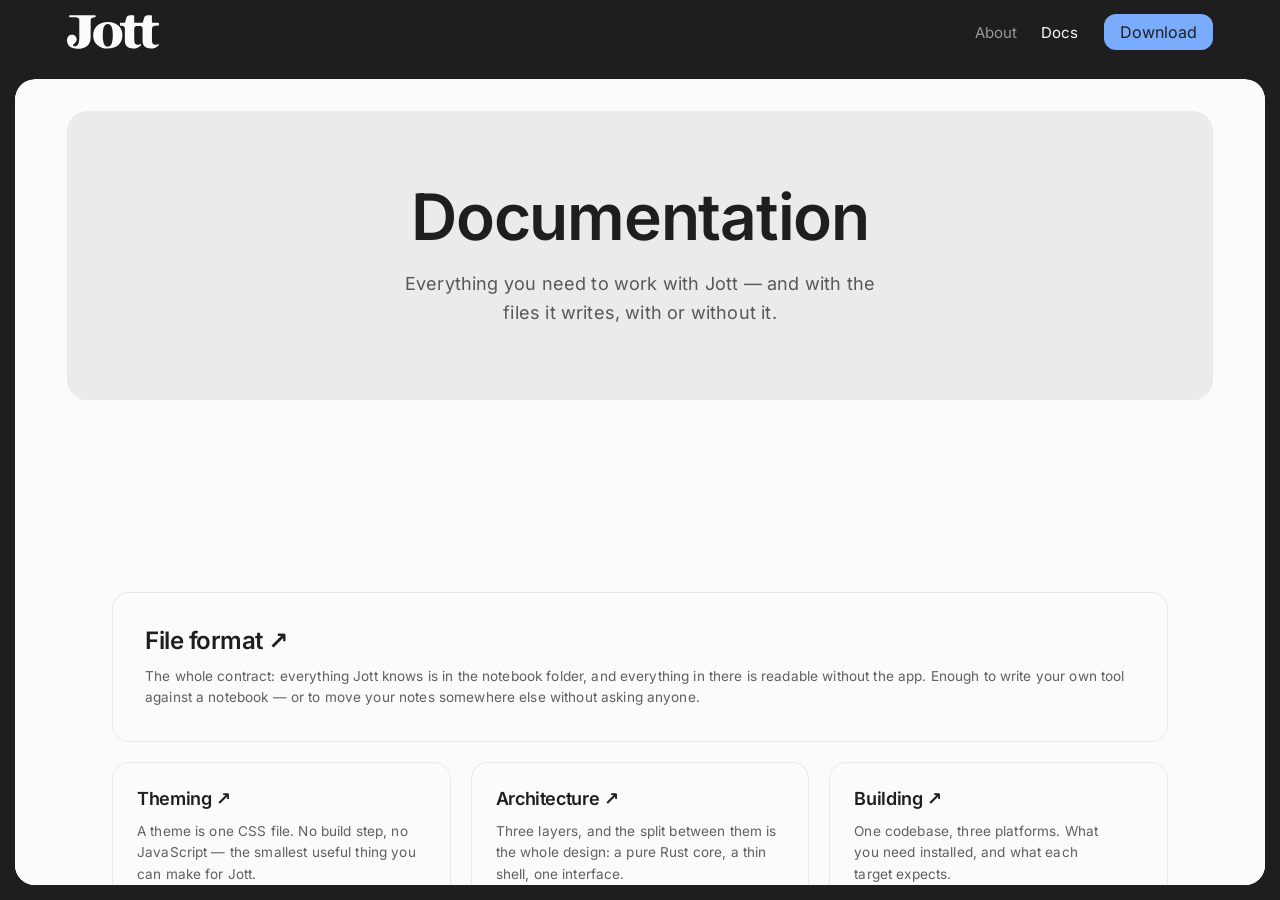
<file: docs.html>
<!doctype html>
<html lang="en">
<head>
  <meta charset="utf-8">
  <meta name="viewport" content="width=device-width, initial-scale=1">
  <title>Documentation — Jott</title>
  <meta name="description" content="The Jott documentation: the file format contract, theming, architecture, building from source, plugins and contributing.">
  <link rel="icon" href="assets/brand/mark.svg" type="image/svg+xml">
  <link rel="stylesheet" href="css/index.css">
</head>
<body data-region="chrome">
  <!-- header: single shared block — keep byte-identical across pages
       (only aria-current marks which page you are on) -->
  <header class="header" data-region="chrome">
    <div class="wrap wrap--wide header__inner">
      <a class="header__brand" href="index.html"><span class="sr-only">Jott</span></a>
      <nav class="header__nav" aria-label="Site">
        <a class="nav-link" href="about.html">About</a>
        <a class="nav-link" href="docs.html" aria-current="page">Docs</a>
        <a class="btn btn--primary" href="download.html">Download</a>
      </nav>
    </div>
  </header>

  <!-- the frame: the only thing on the page that scrolls, rounded and held
       off every edge so the black shows on all four sides at any scroll
       position. Inside it, the white sheet — and the footer BESIDE the
       sheet, on the chrome's own black, so the sheet ends in its two
       rounded corners instead of dissolving into the frame. -->
  <div class="frame">
    <main class="canvas" data-region="canvas">
      <section class="section">
        <div class="wrap wrap--wide">
          <div class="banner">
            <h1>Documentation</h1>
            <p class="lead">Everything you need to work with Jott — and with the files it writes, with or without it.</p>
          </div>
        </div>
      </section>

      <!-- six cards, each one line and a link into the repository. The file
           format leads: it is where "see what's on disk" is meant to land. -->
      <section class="section">
        <div class="wrap">
          <ul class="cards">
            <li class="cards__item--lead">
              <a class="card card--lead" href="https://github.com/Gustavo-Tondin/jott-app/blob/main/documentation/file-format.md">
                <h2 class="card__title">File format ↗</h2>
                <p class="card__text">The whole contract: everything Jott knows is in the notebook folder, and everything in there is readable without the app. Enough to write your own tool against a notebook — or to move your notes somewhere else without asking anyone.</p>
              </a>
            </li>
            <li>
              <a class="card" href="https://github.com/Gustavo-Tondin/jott-app/blob/main/documentation/theming.md">
                <h2 class="card__title">Theming ↗</h2>
                <p class="card__text">A theme is one CSS file. No build step, no JavaScript — the smallest useful thing you can make for Jott.</p>
              </a>
            </li>
            <li>
              <a class="card" href="https://github.com/Gustavo-Tondin/jott-app/blob/main/documentation/architecture.md">
                <h2 class="card__title">Architecture ↗</h2>
                <p class="card__text">Three layers, and the split between them is the whole design: a pure Rust core, a thin shell, one interface.</p>
              </a>
            </li>
            <li>
              <a class="card" href="https://github.com/Gustavo-Tondin/jott-app/blob/main/documentation/building.md">
                <h2 class="card__title">Building ↗</h2>
                <p class="card__text">One codebase, three platforms. What you need installed, and what each target expects.</p>
              </a>
            </li>
            <li>
              <a class="card" href="https://github.com/Gustavo-Tondin/jott-app/blob/main/documentation/plugins.md">
                <h2 class="card__title">Plugins ↗</h2>
                <p class="card__text">There is no plugin API. What is settled, what isn't, and what you can do today instead.</p>
              </a>
            </li>
            <li>
              <a class="card" href="https://github.com/Gustavo-Tondin/jott-app/blob/main/CONTRIBUTING.md">
                <h2 class="card__title">Contributing ↗</h2>
                <p class="card__text">Setup, the two test suites, and the handful of rules that keep this codebase the way it is.</p>
              </a>
            </li>
          </ul>
        </div>
      </section>
    </main>

    <!-- footer: single shared block — keep byte-identical across pages -->
    <footer class="footer" data-region="chrome">
      <div class="wrap wrap--wide footer__inner">
        <p class="footer__tagline">Jott — tasks and notes in plain Markdown. <em>Jott it before it's gone.</em></p>
        <nav class="footer__nav" aria-label="Footer">
          <a class="nav-link" href="download.html">Download</a>
          <a class="nav-link" href="about.html">About</a>
          <a class="nav-link" href="docs.html" aria-current="page">Docs</a>
          <a class="nav-link" href="changelog.html">Changelog</a>
          <a class="nav-link" href="https://github.com/Gustavo-Tondin/jott-app">GitHub</a>
          <a class="nav-link" href="https://github.com/Gustavo-Tondin/jott-app/issues">Report an issue</a>
        </nav>
        <p class="footer__made">Made by <a href="https://gustavo-tondin.github.io/portfolio-web/index.html">Gustavo Tondin↗</a></p>
      </div>
    </footer>
  </div>
</body>
</html>
</file>
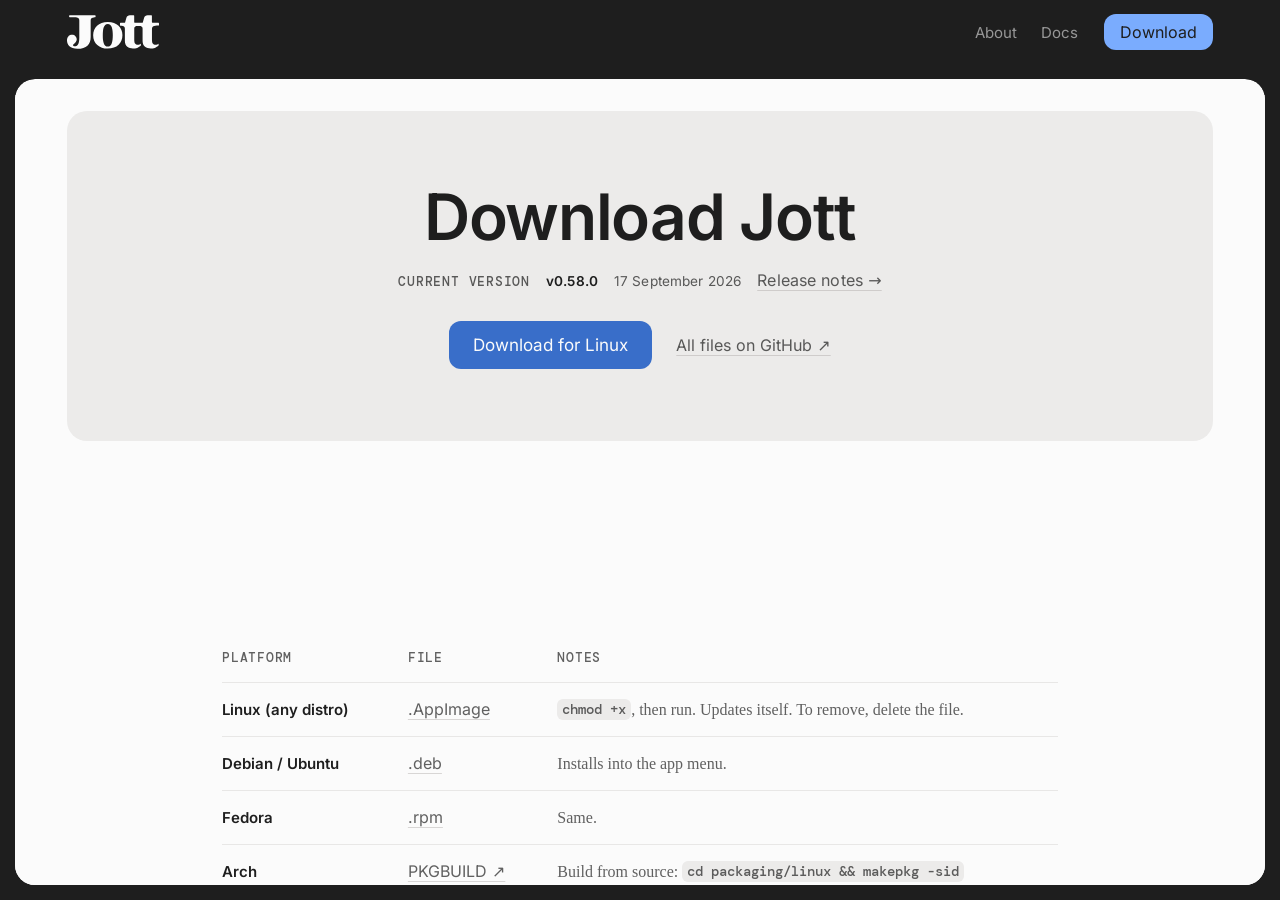
<file: download.html>
<!doctype html>
<html lang="en">
<head>
  <meta charset="utf-8">
  <meta name="viewport" content="width=device-width, initial-scale=1">
  <title>Download Jott for Linux, Windows and Android</title>
  <meta name="description" content="Jott for Linux, Windows and Android. One file per platform, no account and no sign-up. Free and open source, pre-1.0.">
  <link rel="icon" href="assets/brand/mark.svg" type="image/svg+xml">
  <link rel="stylesheet" href="css/index.css">
</head>
<body data-region="chrome">
  <!-- header: single shared block — keep byte-identical across pages
       (only aria-current marks which page you are on) -->
  <header class="header" data-region="chrome">
    <div class="wrap wrap--wide header__inner">
      <a class="header__brand" href="index.html"><span class="sr-only">Jott</span></a>
      <nav class="header__nav" aria-label="Site">
        <a class="nav-link" href="about.html">About</a>
        <a class="nav-link" href="docs.html">Docs</a>
        <a class="btn btn--primary" href="download.html" aria-current="page">Download</a>
      </nav>
    </div>
  </header>

  <!-- the frame: the only thing on the page that scrolls, rounded and held
       off every edge so the black shows on all four sides at any scroll
       position. Inside it, the white sheet — and the footer BESIDE the
       sheet, on the chrome's own black, so the sheet ends in its two
       rounded corners instead of dissolving into the frame. -->
  <div class="frame">
    <main class="canvas" data-region="canvas">
      <!-- the banner: version, date, and the button that already knows the OS -->
      <section class="section">
        <div class="wrap wrap--wide">
          <div class="banner">
            <h1>Download Jott</h1>
            <p class="banner__meta">
              <span class="label">Current version</span>
              <strong data-app-version>v0.58.0</strong>
              <time data-app-date datetime="2026-09-17">17 September 2026</time>
              <a class="link" href="changelog.html">Release notes →</a>
            </p>
            <div class="banner__actions">
              <!-- without JS this lands on the table below, which has every
                   file; with it, straight at the file for the platform found -->
              <a class="btn btn--primary" href="#files" data-os-cta
                 data-file-linux="https://github.com/Gustavo-Tondin/jott-app/releases/latest/download/jott-linux.AppImage"
                 data-file-windows="https://github.com/Gustavo-Tondin/jott-app/releases/latest/download/jott-windows.exe"
                 data-file-android="https://github.com/Gustavo-Tondin/jott-app/releases/latest/download/jott-android.apk"><span data-os-label>Download</span></a>
              <a class="link" href="https://github.com/Gustavo-Tondin/jott-app/releases/latest">All files on GitHub ↗</a>
            </div>
          </div>
        </div>
      </section>

      <!-- one canvas band for the whole body: table, first run, updates.
           Three stacked sections would double the block padding between them. -->
      <section class="section">
        <div class="wrap wrap--prose stack">
          <!-- no heading: the page head above is this table's title
               (proposal §4 gives it none) -->
          <div id="files" aria-label="Files by platform">
            <table class="table">
              <thead>
                <tr>
                  <th scope="col">Platform</th>
                  <th scope="col">File</th>
                  <th scope="col">Notes</th>
                </tr>
              </thead>
              <tbody>
                <tr>
                  <th scope="row">Linux (any distro)</th>
                  <td class="table__file" data-th="File"><a class="link" href="https://github.com/Gustavo-Tondin/jott-app/releases/latest/download/jott-linux.AppImage">.AppImage</a></td>
                  <td class="table__note" data-th="Notes"><code>chmod +x</code>, then run. Updates itself. To remove, delete the file.</td>
                </tr>
                <tr>
                  <th scope="row">Debian / Ubuntu</th>
                  <td class="table__file" data-th="File"><a class="link" href="https://github.com/Gustavo-Tondin/jott-app/releases/latest/download/jott-ubuntu.deb">.deb</a></td>
                  <td class="table__note" data-th="Notes">Installs into the app menu.</td>
                </tr>
                <tr>
                  <th scope="row">Fedora</th>
                  <td class="table__file" data-th="File"><a class="link" href="https://github.com/Gustavo-Tondin/jott-app/releases/latest/download/jott-fedora.rpm">.rpm</a></td>
                  <td class="table__note" data-th="Notes">Same.</td>
                </tr>
                <tr>
                  <th scope="row">Arch</th>
                  <td class="table__file" data-th="File"><a class="link" href="https://github.com/Gustavo-Tondin/jott-app/tree/main/packaging/linux">PKGBUILD ↗</a></td>
                  <td class="table__note" data-th="Notes">Build from source: <code>cd packaging/linux &amp;&amp; makepkg -sid</code></td>
                </tr>
                <tr>
                  <th scope="row">Windows</th>
                  <td class="table__file" data-th="File"><a class="link" href="https://github.com/Gustavo-Tondin/jott-app/releases/latest/download/jott-windows.exe">.exe</a></td>
                  <td class="table__note" data-th="Notes">Installs for the current user, no admin. Updates itself.</td>
                </tr>
                <tr>
                  <th scope="row">Android</th>
                  <td class="table__file" data-th="File"><a class="link" href="https://github.com/Gustavo-Tondin/jott-app/releases/latest/download/jott-android.apk">.apk</a></td>
                  <td class="table__note" data-th="Notes">Open this page <strong>on the phone</strong> and tap the file.</td>
                </tr>
              </tbody>
            </table>
          </div>

          <!-- first run — the warning each system shows, and the way past it -->
          <section>
            <h2>First run</h2>
            <div class="faq__list">
              <details class="disclosure" open>
                <summary class="disclosure__q">Windows</summary>
                <div class="disclosure__a">
                  <p>Jott isn't code-signed: Windows shows <em>"Windows protected your PC"</em> — click <strong>More info</strong>, then <strong>Run anyway</strong>. Once, per version.</p>
                </div>
              </details>
              <details class="disclosure">
                <summary class="disclosure__q">Android</summary>
                <div class="disclosure__a">
                  <p>Android asks once to allow installs from your browser. A newer APK installs over the old one and keeps your data.</p>
                </div>
              </details>
              <details class="disclosure">
                <summary class="disclosure__q">Linux</summary>
                <div class="disclosure__a">
                  <p>The AppImage needs <code>chmod +x</code> before it will run. The <code>.deb</code> and <code>.rpm</code> open in your system's installer.</p>
                </div>
              </details>
            </div>
          </section>

          <!-- updates — the README's paragraph, unchanged. Raised onto a
               panel: it is the question people arrive with. -->
          <section class="panel">
            <h2>Updates</h2>
            <p class="lead">Jott checks GitHub once a day for a new version (you can turn this off in Settings — it is the only connection the app ever makes, and it sends nothing about you or your notebook). The AppImage and the Windows build update themselves in place; package-manager installs and the APK get a button that opens the download page. A newer APK installs over the old one and keeps your data.</p>
          </section>
        </div>
      </section>
    </main>

    <!-- footer: single shared block — keep byte-identical across pages -->
    <footer class="footer" data-region="chrome">
      <div class="wrap wrap--wide footer__inner">
        <p class="footer__tagline">Jott — tasks and notes in plain Markdown. <em>Jott it before it's gone.</em></p>
        <nav class="footer__nav" aria-label="Footer">
          <a class="nav-link" href="download.html" aria-current="page">Download</a>
          <a class="nav-link" href="about.html">About</a>
          <a class="nav-link" href="docs.html">Docs</a>
          <a class="nav-link" href="changelog.html">Changelog</a>
          <a class="nav-link" href="https://github.com/Gustavo-Tondin/jott-app">GitHub</a>
          <a class="nav-link" href="https://github.com/Gustavo-Tondin/jott-app/issues">Report an issue</a>
        </nav>
        <p class="footer__made">Made by <a href="https://gustavo-tondin.github.io/portfolio-web/index.html">Gustavo Tondin↗</a></p>
      </div>
    </footer>
  </div>

  <script src="js/index.js" defer></script>
</body>
</html>
</file>
<file: css/index.css>
/* ==========================================================================
   Jott — site stylesheet
   One sectioned file, no build. Section order:
   variables → theming → reset → typography → components → layout →
   page blocks → responsive.

   The site is the app's interface extended: black chrome around a white
   canvas, the app's own palette (values copied from the app's
   styles/themes/jott.css — keep them in sync by diff, never by memory),
   Inter + DM Mono served locally. Accent is the app's default blue.

   Cascade is ordered by @layer; no !important anywhere.
   ========================================================================== */

@layer reset, tokens, base, components, utilities, overrides;

/* --------------------------------------------------------------------------
   1. VARIABLES — raw palette (copied from the app) + structure
   Components never read these colour primitives directly: they read the
   region roles of section 2, or their own component API.
   -------------------------------------------------------------------------- */
@layer tokens {
  :root {
    /* the grounds — the two neutrals a region is painted with; `-tint` is
       the step away from the pure one. `gray` belongs to neither ground:
       used at low alpha for hairlines so one value reads on both. */
    --theme-color-white: #fbfbfb;
    --theme-color-white-tint: #ecebea;
    --theme-color-black: #1e1e1e;
    --theme-color-black-tint: #2b2b2b;
    --theme-color-gray: #a39f9b;

    /* the eight — seven hues and neutral, 100 (pale) → 700 (deep), same
       tone grid as the app (200/600 pinned at 7:1, 300/500 at 4.5:1) */
    --theme-color-yellow-100: #f2e8cf;
    --theme-color-yellow-200: #dec483;
    --theme-color-yellow-300: #d2a513;
    --theme-color-yellow-400: #ac8602;
    --theme-color-yellow-500: #8c6d02;
    --theme-color-yellow-600: #634c02;
    --theme-color-yellow-700: #382900;

    --theme-color-orange-100: #ffe1d9;
    --theme-color-orange-200: #feb19b;
    --theme-color-orange-300: #fe8461;
    --theme-color-orange-400: #e35930;
    --theme-color-orange-500: #c43c09;
    --theme-color-orange-600: #8d2600;
    --theme-color-orange-700: #4a1b0d;

    --theme-color-pink-100: #fddfed;
    --theme-color-pink-200: #f4aed1;
    --theme-color-pink-300: #f37ebe;
    --theme-color-pink-400: #d25a9e;
    --theme-color-pink-500: #b43e83;
    --theme-color-pink-600: #84245d;
    --theme-color-pink-700: #441b32;

    --theme-color-green-100: #d8f0db;
    --theme-color-green-200: #9cd8a4;
    --theme-color-green-300: #53c76c;
    --theme-color-green-400: #1da748;
    --theme-color-green-500: #018534;
    --theme-color-green-600: #006123;
    --theme-color-green-700: #0a3515;

    --theme-color-blue-100: #ddeaff;
    --theme-color-blue-200: #a8c8fd;
    --theme-color-blue-300: #7aacfe;
    --theme-color-blue-400: #538ae6;
    --theme-color-blue-500: #396ec9;
    --theme-color-blue-600: #224c95;
    --theme-color-blue-700: #182b4b;

    --theme-color-red-100: #ffe1dd;
    --theme-color-red-200: #feafa9;
    --theme-color-red-300: #fd827b;
    --theme-color-red-400: #ee4748;
    --theme-color-red-500: #ce232e;
    --theme-color-red-600: #980217;
    --theme-color-red-700: #4e1515;

    --theme-color-purple-100: #ece4fe;
    --theme-color-purple-200: #d1b8fd;
    --theme-color-purple-300: #bc92fe;
    --theme-color-purple-400: #a460fa;
    --theme-color-purple-500: #8a42dc;
    --theme-color-purple-600: #6325a4;
    --theme-color-purple-700: #341d52;

    --theme-color-neutral-100: #e9e8e8;
    --theme-color-neutral-200: #c7c6c5;
    --theme-color-neutral-300: #adaba9;
    --theme-color-neutral-400: #8d8b89;
    --theme-color-neutral-500: #737170;
    --theme-color-neutral-600: #514f4e;
    --theme-color-neutral-700: #2c2b2b;

    /* fonts — the app's two faces */
    --font-sans: "Inter", system-ui, sans-serif;
    --font-mono: "DM Mono", ui-monospace, monospace;

    /* spacing — dense scale, named by the design px, valued in rem */
    --space-2: 0.125rem;
    --space-4: 0.25rem;
    --space-6: 0.375rem;
    --space-8: 0.5rem;
    --space-10: 0.625rem;
    --space-12: 0.75rem;
    --space-14: 0.875rem;
    --space-16: 1rem;
    --space-18: 1.125rem;
    --space-20: 1.25rem;
    --space-24: 1.5rem;
    --space-28: 1.75rem;
    --space-32: 2rem;
    --space-36: 2.25rem;
    --space-42: 2.625rem;
    --space-48: 3rem;
    --space-64: 4rem;
    --space-80: 5rem;

    /* radius — the app's ladder; xl (20px) is the Linux window corner,
       worn by screenshots and the tour figure */
    --radius-xs: 0.375rem;
    --radius-sm: 0.5rem;
    --radius-md: 0.75rem;
    --radius-lg: 1rem;
    --radius-xl: 1.25rem;
    --radius-pill: 62.5rem;

    /* layout */
    --header-height: 4rem;
    /* the black gutter between the chrome frame and the canvas panel — the
       app's `.shell` padding, widened for a screen you sit back from */
    --frame-gutter: clamp(0.5rem, 1.2vw, 1rem);
    /* how tall the panel actually is. Since the panel — not the page — is
       what scrolls, every block that wants "about a screen" measures itself
       against THIS, never against dvh: dvh is the window, and the window is
       taller than the scrollport by the header and the bottom gutter. */
    --canvas-view: calc(100dvh - var(--header-height) - var(--frame-gutter) * 2);
    /* where a sticky block lands inside the panel: the header is outside the
       scroller now, so it no longer has to be cleared */
    --stick-top: var(--space-16);
    --max-width: 1120px; /* the content band of a full-width section */
    --width-prose: 900px; /* prose column — the same measure as a note in the app */
    --width-wide: 1600px; /* the banner's band: it reaches well past the
                             content, the way a note's banner reaches past
                             its prose — only wider, because a page is not a
                             note and the block is the first screen */
    --pad-inline: clamp(1rem, 5vw, 2rem);
    /* the banner's own side inset — deliberately wider than --pad-inline, so
       the block reads as held by the canvas rather than filling it */
    --pad-banner: clamp(1.5rem, 4vw, 4rem);

    /* transitions — named by the intention of the movement */
    --transition-fast: 0.2s cubic-bezier(0.39, 0.575, 0.565, 1);
    --transition-medium: 0.4s cubic-bezier(0.175, 0.885, 0.32, 1.275);
    --transition-slow: 0.8s cubic-bezier(0.23, 1, 0.32, 1);
  }
}

/* --------------------------------------------------------------------------
   2. THEMING — the two regions, and the system colour scheme
   Every painted band declares its region: `chrome` (the app's black frame)
   or `canvas` (the white content panel). A component reads only the roles
   set here — never a --theme-color-* directly.
   The site follows the system scheme, no toggle: in dark, the canvas bands
   go dark one step off the chrome; the chrome is already dark and holds.
   -------------------------------------------------------------------------- */
@layer tokens {
  :root {
    color-scheme: light;

    /* shared roles — gray at alpha reads on either ground */
    --line: color-mix(in srgb, var(--theme-color-gray) 40%, transparent);
    --line-soft: color-mix(in srgb, var(--theme-color-gray) 22%, transparent);
  }

  [data-region="chrome"] {
    --bg: var(--theme-color-black);
    --surface: var(--theme-color-black-tint);
    --ink: var(--theme-color-white);
    --ink-muted: color-mix(in srgb, var(--theme-color-white) 55%, transparent);
    --hover: color-mix(in srgb, var(--theme-color-white) 8%, transparent);

    /* accent on a dark ground: base 300, emphasis 200, line 500, tint 700 */
    --accent: var(--theme-color-blue-300);
    --accent-strong: var(--theme-color-blue-200);
    --accent-line: color-mix(in srgb, var(--theme-color-blue-500) 45%, transparent);
    --accent-tint: var(--theme-color-blue-700);
    --on-accent: var(--theme-color-black);
  }

  [data-region="canvas"] {
    --bg: var(--theme-color-white);
    --surface: var(--theme-color-white-tint);
    --ink: var(--theme-color-black);
    /* 70%, not the chrome's 55%: black over white loses contrast faster than
       white over black — at 55% body text lands on 3.8:1, under AA */
    --ink-muted: color-mix(in srgb, var(--theme-color-black) 70%, transparent);
    --hover: color-mix(in srgb, var(--theme-color-black) 8%, transparent);

    /* accent on a light ground: base 500, emphasis 600, line 300, tint 100 */
    --accent: var(--theme-color-blue-500);
    --accent-strong: var(--theme-color-blue-600);
    --accent-line: color-mix(in srgb, var(--theme-color-blue-300) 60%, transparent);
    --accent-tint: var(--theme-color-blue-100);
    --on-accent: var(--theme-color-white);
  }

  @media (prefers-color-scheme: dark) {
    :root {
      color-scheme: dark;
    }

    /* the canvas goes dark, one step lighter than the chrome, and its
       accent reads from the dark end like the chrome's */
    [data-region="canvas"] {
      --bg: var(--theme-color-black-tint);
      --surface: color-mix(in srgb, var(--theme-color-white) 7%, var(--theme-color-black-tint));
      --ink: var(--theme-color-white);
      --ink-muted: color-mix(in srgb, var(--theme-color-white) 55%, transparent);
      --hover: color-mix(in srgb, var(--theme-color-white) 8%, transparent);

      --accent: var(--theme-color-blue-300);
      --accent-strong: var(--theme-color-blue-200);
      --accent-line: color-mix(in srgb, var(--theme-color-blue-500) 45%, transparent);
      --accent-tint: var(--theme-color-blue-700);
      --on-accent: var(--theme-color-black);
    }
  }
}

/* --------------------------------------------------------------------------
   3. RESET
   Zero everything, give spacing back through gap and tokens. Media is a
   block that obeys its container. Form controls inherit typography.
   Focus is never removed — :focus-visible draws the ring.
   -------------------------------------------------------------------------- */
@layer reset {
  *,
  *::before,
  *::after {
    box-sizing: border-box;
  }
  * {
    margin: 0;
    padding: 0;
  }

  html {
    block-size: 100%;
  }

  body {
    block-size: 100dvh;
    overflow: hidden;
    background-color: var(--bg);
    color: var(--ink);
    -webkit-font-smoothing: antialiased;
  }

  img,
  picture,
  video,
  svg {
    max-width: 100%;
    width: 100%;
    height: auto;
    display: block;
  }

  ul,
  ol {
    list-style: none;
  }

  h1,
  h2,
  h3,
  h4,
  h5,
  h6,
  a,
  p,
  li {
    text-decoration: none;
    color: inherit;
  }
  h1,
  h2,
  h3,
  h4,
  h5,
  h6 {
    text-wrap: balance;
  }
  p {
    text-wrap: pretty;
  }

  a {
    cursor: pointer;
  }
  button {
    cursor: pointer;
    background: none;
    border: none;
    color: inherit;
  }
  input,
  textarea,
  select,
  button {
    font: inherit;
    color: inherit;
  }

  table {
    width: 100%;
    border-collapse: collapse;
  }

  :focus-visible {
    outline: 2px solid var(--accent);
    outline-offset: 2px;
  }

  ::selection {
    background-color: var(--accent-tint);
    color: var(--ink);
  }
}

/* --------------------------------------------------------------------------
   4. TYPOGRAPHY — local faces, base per element, mirror per class
   Inter carries everything; DM Mono is the label voice (versions, file
   names, small upper-case rows). Sizes in rem, display sizes fluid.
   -------------------------------------------------------------------------- */
@font-face {
  font-family: "Inter";
  font-style: normal;
  font-display: swap;
  font-weight: 100 900;
  src: url("../assets/fonts/Inter-latin-wght-normal.woff2") format("woff2");
}
@font-face {
  font-family: "DM Mono";
  font-style: normal;
  font-display: swap;
  font-weight: 400;
  src: url("../assets/fonts/DM_Mono-Regular.woff2") format("woff2");
}
@font-face {
  font-family: "DM Mono";
  font-style: normal;
  font-display: swap;
  font-weight: 500;
  src: url("../assets/fonts/DM_Mono-Medium.woff2") format("woff2");
}

@layer base {
  p,
  input,
  select,
  label,
  textarea,
  li,
  .body {
    font: 400 0.85rem / 1.6 var(--font-sans);
    letter-spacing: 0.01em;
  }

  h1,
  .h1 {
    font: 600 clamp(2.25rem, 7vw, 4rem) / 1.05 var(--font-sans);
    letter-spacing: -0.02em;
  }
  h2,
  .h2 {
    font: 600 clamp(1.75rem, 5vw, 2.5rem) / 1.1 var(--font-sans);
    letter-spacing: -0.02em;
  }
  h3,
  .h3 {
    font: 600 clamp(1.5rem, 3vw, 2rem) / 1.2 var(--font-sans);
    letter-spacing: -0.01em;
  }
  h4,
  .h4 {
    font: 600 1.25rem/1.3 var(--font-sans);
    letter-spacing: -0.01em;
  }

  a,
  .link,
  button {
    font: 400 1rem var(--font-sans);
  }

  /* the label voice — DM Mono, upper case, wide tracking (the app's own) */
  .label {
    font: 500 0.8125rem var(--font-mono);
    text-transform: uppercase;
    letter-spacing: 0.06em;
  }

  /* the lead under a heading — bigger body, quieter ink */
  .lead {
    font-size: clamp(1rem, 1.5vw, 1.125rem);
    color: var(--ink-muted);
  }

  /* inline code — file names and paths, in the ground's own tint */
  code {
    padding: 0.1em 0.35em;
    border-radius: var(--radius-xs);
    background-color: var(--surface);
    font: 500 0.875em var(--font-mono);
  }
}

/* --------------------------------------------------------------------------
   5. COMPONENTS — each declares its API on top; variants only move vars
   -------------------------------------------------------------------------- */
@layer components {
  /* button — the CTA family. On chrome the accent fill is bright with dark
     ink; on canvas, deep with light ink. The regions decide, not the button. */
  .btn {
    --btn-bg: var(--surface);
    --btn-ink: var(--ink);
    --btn-pad: var(--space-10) var(--space-20);

    display: inline-flex;
    align-items: center;
    gap: var(--space-8);
    inline-size: fit-content;
    padding: var(--btn-pad);
    border-radius: var(--radius-md);
    background-color: var(--btn-bg);
    color: var(--btn-ink);
    transition:
      background-color var(--transition-fast),
      color var(--transition-fast);
  }
  .btn:hover {
    background-color: color-mix(in srgb, var(--btn-bg), var(--hover));
  }

  .btn--primary {
    --btn-bg: var(--accent);
    --btn-ink: var(--on-accent);
  }
  .btn--primary:hover {
    background-color: var(--accent-strong);
  }

  .btn--ghost {
    --btn-bg: transparent;
    border: 1px solid var(--line);
  }
  .btn--ghost:hover {
    background-color: var(--hover);
  }

  /* nav link — quiet by default, ink when current or under the pointer */
  .nav-link {
    --link-pad: var(--space-8) var(--space-10);

    padding: var(--link-pad);
    border-radius: var(--radius-sm);
    font-size: 0.9375rem;
    color: var(--ink-muted);
    transition: color var(--transition-fast);
  }
  .nav-link:hover {
    color: var(--ink);
  }
  .nav-link[aria-current="page"] {
    color: var(--ink);
  }

  /* inline link — the secondary voice next to a CTA and inside prose */
  .link {
    color: var(--ink-muted);
    text-decoration: underline;
    text-decoration-color: var(--line);
    text-underline-offset: 0.25em;
    transition:
      color var(--transition-fast),
      text-decoration-color var(--transition-fast);
  }
  .link:hover {
    color: var(--ink);
    text-decoration-color: currentColor;
  }
}

/* --------------------------------------------------------------------------
   6. LAYOUT — page shell, shared header, shared footer
   Header and footer are ONE block reused on every page: no build means
   editing them in every HTML file together, byte-identical.
   -------------------------------------------------------------------------- */
@layer components {
  body {
    display: flex;
    flex-direction: column;
  }

  /* THE FRAME (2026-09-07). The page is the app's window, and the window
     does not scroll — what is inside it does.

     THREE boxes, and the split is the whole point:

       body      the chrome. Exactly one viewport tall, overflow hidden, so
                 the black is painted on all four edges and stays there.
       .frame    the scrollport. Held off every edge by the gutter, rounded,
                 and the ONLY scroll container on the page. It carries no
                 ground of its own — the body's black shows through it.
       .canvas   the white sheet, rounded, holding every ordinary section.
                 It is a block INSIDE the scroller, not the scroller.

     The footer is the frame's last child, BESIDE the sheet rather than
     inside it. That is what buys both things at once: the sheet ends in its
     own two rounded corners, and the footer keeps the chrome's black under
     them, instead of the sheet's black corner meeting the frame's black
     corner and erasing both.

     Because the sheet spans the frame edge to edge, mid-scroll the white
     runs into the frame's own radius and the four corners are on screen at
     every scroll position — which is the other half of the ask.

     Consequences, all of them load-bearing:
       · anything that wanted "about a screen" measures `--canvas-view`, not
         dvh — dvh is the window, which is taller than the scrollport;
       · a sticky block lands at `--stick-top`, not below the header, because
         the header is no longer inside the scroller;
       · smooth scroll and scroll padding belong to the frame;
       · the tour's observer takes the frame as its root (js/index.js). */
  .frame {
    flex: 1;
    display: flex;
    flex-direction: column;
    min-block-size: 0;
    margin: var(--frame-gutter);
    border-radius: var(--radius-xl);
    overflow-y: auto;
    overflow-x: hidden;
    overscroll-behavior: contain;
    scroll-padding-block-start: var(--space-24);
    /* the bar rides inside the rounded corner, so it cannot be the platform's
       chunky default — thin, and in the ground's own quiet ink */
    scrollbar-width: thin;
    scrollbar-color: var(--line) transparent;
  }
  @media (prefers-reduced-motion: no-preference) {
    .frame {
      scroll-behavior: smooth;
    }
  }

  /* the sheet. `flex: 1 0 auto` so a short page still pushes the footer to
     the foot of the scrollport instead of leaving it mid-air. */
  .canvas {
    flex: 1 0 auto;
    display: flex;
    flex-direction: column;
    border-radius: var(--radius-xl);
    background-color: var(--bg);
    color: var(--ink);
    padding-block: var(--frame-gutter);
  }

  /* the banner opens the sheet, so the first band inside it keeps only the
     sheet's own air above — a section's full block padding there reads as a
     hole between the header and the page's title */
  main > .section:first-child {
    padding-block-start: var(--space-16);
  }

  /* a page with ONE band (the 404) fills the panel and centres in it —
     otherwise its message sits in the top third of a tall white sheet */
  main > .section:only-child {
    flex: 1;
    display: grid;
    align-content: center;
  }

  /* a full-width band paints itself; .wrap holds content to the measure */
  .wrap {
    inline-size: 100%;
    max-inline-size: var(--max-width);
    margin-inline: auto;
    padding-inline: var(--pad-inline);
  }
  .wrap--prose {
    max-inline-size: var(--width-prose);
  }
  /* the banner's band — wider than the content and inset further from the
     panel's edge. The header and the footer take it too: they are the
     frame's two rails, and the wordmark has to land on the banner's own
     edge, not on a content measure the page never shows. (The maths works
     out exact once the cap bites: the panel's gutter cancels against its
     own narrower centring.) */
  .wrap--wide {
    max-inline-size: var(--width-wide);
    padding-inline: var(--pad-banner);
  }

  .section {
    background-color: var(--bg);
    color: var(--ink);
    padding-block: clamp(3rem, 8vw, 6rem);
  }

  /* header — sticky, chrome, the same on every page */
  /* the frame's top rail. Not sticky any more: nothing scrolls past it, so
     there is nothing for it to stay in front of. */
  .header {
    flex: 0 0 auto;
    /* the same inline box the frame stands in, so the wordmark lands on the
       banner's own edge instead of the gutter's width away from it */
    padding-inline: var(--frame-gutter);
    background-color: var(--bg);
    color: var(--ink);
  }
  .header__inner {
    display: flex;
    align-items: center;
    justify-content: space-between;
    gap: var(--space-16);
    block-size: var(--header-height);
  }

  /* the wordmark, painted with currentColor through a mask so one SVG
     file serves both grounds */
  .header__brand {
    display: block;
    inline-size: 5.75rem;
    block-size: 2.125rem;
    background-color: currentColor;
    mask: url("../assets/brand/wordmark.svg") no-repeat center / contain;
  }

  .header__nav {
    display: flex;
    align-items: center;
    gap: var(--space-4);
  }
  .header__nav .btn {
    --btn-pad: var(--space-8) var(--space-16);
    margin-inline-start: var(--space-12);
  }

  /* footer — the frame's bottom rail, and the mirror of the header: the same
     chrome ground, no corner of its own, and it only shows up when you reach
     the end because it scrolls with everything else. It sits BESIDE the
     sheet, not inside it, so the sheet's two bottom corners are drawn
     against this black instead of dissolving into it. */
  .frame > .footer {
    flex: 0 0 auto;
    padding-block: var(--space-42) var(--space-24);
  }
  .footer__inner {
    display: flex;
    flex-direction: column;
    gap: var(--space-24);
  }
  .footer__tagline {
    color: var(--ink-muted);
  }
  .footer__tagline em {
    font-style: normal;
    color: var(--ink);
  }
  .footer__nav {
    display: flex;
    flex-wrap: wrap;
    gap: var(--space-4) var(--space-16);
  }
  .footer__nav .nav-link {
    --link-pad: var(--space-4) 0;
  }
  .footer__made a {
    color: var(--ink);
  }
  .footer__made a:hover {
    color: var(--accent);
  }
}

/* --------------------------------------------------------------------------
   utilities
   -------------------------------------------------------------------------- */
@layer utilities {
  /* text for assistive tech and no-CSS rendering, invisible on screen */
  .sr-only {
    position: absolute;
    inline-size: 1px;
    block-size: 1px;
    margin: -1px;
    overflow: hidden;
    clip-path: inset(50%);
    white-space: nowrap;
  }
}

/* --------------------------------------------------------------------------
   7. PAGE BLOCKS — hero, stakes, pillars, tour, guide, FAQ, final CTA
   (stage 2); page head, platform table, promises, docs cards, releases,
   404 (stage 3)
   -------------------------------------------------------------------------- */
@layer components {
  /* screenshot frame — the Linux window corner. Until the real captures
     exist it draws an empty plate with its name; stage 4 swaps the inner
     content for an <img> and drops the dashed border. */
  .shot {
    --shot-ratio: 16 / 10;

    display: grid;
    place-items: center;
    aspect-ratio: var(--shot-ratio);
    border: 1px dashed var(--line);
    border-radius: var(--radius-xl);
    background-color: var(--surface);
    overflow: hidden;
  }
  .shot__label {
    color: var(--ink-muted);
  }

  /* the stage — the two mockups, inside the banner and under its text.
     `inline-size: 100%` because a grid item that is centred by the banner
     would otherwise shrink to its content. */
  .stage {
    display: grid;
    grid-template-columns: minmax(0, 1fr) minmax(5rem, 0.2fr);
    align-items: end;
    gap: var(--space-16);
    inline-size: 100%;
    margin-block-start: clamp(1.5rem, 4vw, 3rem);
  }
  .shot--phone {
    --shot-ratio: 9 / 19.5;
  }

  /* stakes — the one line that opens the gap, black gives way to white */
  .stakes {
    padding-block: clamp(4rem, 9vw, 6.5rem) clamp(2.5rem, 6vw, 4rem);
    text-align: center;
  }
  .stakes__inner {
    display: grid;
    gap: var(--space-20);
    justify-items: center;
  }
  .stakes__title {
    font-size: clamp(1.75rem, 6vw, 3rem);
  }

  /* the three pillars — the grid's rhythm is the only decoration */
  .pillars {
    padding-block-start: 0;
  }
  .pillars__grid {
    display: grid;
    grid-template-columns: repeat(auto-fit, minmax(16rem, 1fr));
    gap: clamp(2rem, 5vw, 3.5rem);
  }
  .pillar {
    display: grid;
    align-content: start;
    gap: var(--space-12);
  }
  .pillar__icon {
    inline-size: 1.75rem;
    block-size: 1.75rem;
    color: var(--accent);
  }
  .pillar__text {
    color: var(--ink-muted);
  }

  /* --- the tour: the text column runs with the page, the figure stays
     The four texts sit in the normal flow — nothing is captured, nothing
     is hidden. Only the figure is sticky, and it swaps plates as the panel
     beside it crosses the middle of the screen. */
  .tour {
    --tour-panel: calc(var(--canvas-view) * 0.82);
    --tour-gap: var(--space-48);
    --tour-ground: var(--bg); /* the section's own ground, readable inside
                                 the figure, which declares the dark region */

    display: grid;
    grid-template-columns: auto minmax(0, 1fr) minmax(0, 1.15fr);
    column-gap: clamp(2rem, 5vw, 3.5rem);
    padding-block: var(--tour-gap);
    padding-inline: max(var(--pad-inline), (100% - var(--max-width)) / 2);
    background-color: var(--bg);
    color: var(--ink);
  }

  /* the dots ride along, centred on the screen next to the figure */
  .tour__dots {
    position: sticky;
    inset-block-start: var(--stick-top);
    align-self: start;
    display: grid;
    justify-items: center;
    align-content: center;
    gap: var(--space-4);
    block-size: calc(var(--canvas-view) - var(--stick-top) * 2);
  }
  .tour__dot {
    display: grid;
    place-items: center;
    inline-size: 1.5rem;
    block-size: 1.5rem;
    border-radius: var(--radius-pill);
  }
  .tour__dot::before {
    content: "";
    inline-size: 0.5rem;
    block-size: 0.5rem;
    border-radius: var(--radius-pill);
    background-color: var(--line);
    transition:
      background-color var(--transition-fast),
      scale var(--transition-fast);
  }
  .tour__dot.is-active::before {
    background-color: var(--accent);
    scale: 1.4;
  }

  /* the tail keeps the figure stuck through the fourth panel: without it the
     column ends where the figure unsticks, and the last plate leaves the
     screen while its text is still being read */
  .tour__track {
    padding-block-end: calc(var(--canvas-view) * 0.3);
  }

  /* each panel takes about a screen, its text centred in it — that is what
     paces the swap, without a single line of scroll maths */
  .tour__panel {
    display: grid;
    align-content: center;
    justify-items: start;
    gap: var(--space-20);
    min-block-size: var(--tour-panel);
  }
  .tour__title {
    font-size: clamp(1.75rem, 3.6vw, 2.75rem);
    max-inline-size: 20ch;
  }
  .tour__text {
    max-inline-size: 40ch;
    color: var(--ink-muted);
  }
  .tour__cta {
    --btn-pad: var(--space-12) var(--space-20);
  }

  /* the figure holds its place and its shape; only the plate inside changes */
  .tour__figure {
    position: sticky;
    inset-block-start: var(--stick-top);
    align-self: start;
    display: grid;
    align-content: center;
    block-size: calc(var(--canvas-view) - var(--stick-top) * 2);
  }
  .tour__shot {
    grid-area: 1 / 1;
    max-block-size: 100%;
    opacity: 0;
    transition: opacity var(--transition-fast);
  }
  .tour__shot.is-active {
    opacity: 1;
  }

  /* the guide — prose in the first person */
  .guide__title {
    margin-block-end: var(--space-24);
  }
  .guide__text{
    text-wrap: balance;
    margin-block-start: var(--space-16);
  }
  .guide__links {
    display: flex;
    flex-wrap: wrap;
    gap: var(--space-8) var(--space-24);
    margin-block-start: var(--space-24);
    font-style: italic;
  }

  /* disclosure — native <details>, no script; the rows are the only
     structure. The FAQ and the download page's "First run" are the same
     object, so they share every declaration below. */
  .faq {
    padding-block-start: 0;
  }
  .faq__title {
    text-align: center;
    margin-block-end: var(--space-24);
  }
  .disclosure,
  .faq__item {
    border-block-start: 1px solid var(--line-soft);
  }
  .disclosure:last-child,
  .faq__item:last-child {
    border-block-end: 1px solid var(--line-soft);
  }
  .disclosure__q,
  .faq__q {
    display: flex;
    align-items: center;
    justify-content: space-between;
    gap: var(--space-16);
    padding-block: var(--space-18);
    font: 600 1.0625rem/1.4 var(--font-sans);
    cursor: pointer;
    list-style: none;
  }
  .disclosure__q::-webkit-details-marker,
  .faq__q::-webkit-details-marker {
    display: none;
  }
  .disclosure__q::after,
  .faq__q::after {
    content: "+";
    font: 400 1.25rem var(--font-mono);
    color: var(--ink-muted);
  }
  .disclosure[open] .disclosure__q::after,
  .faq__item[open] .faq__q::after {
    content: "–";
  }
  .disclosure__a,
  .faq__a {
    padding-block-end: var(--space-20);
    color: var(--ink-muted);
  }
  /* a disclosure body that carries several steps keeps them apart */
  .disclosure__a > * + * {
    margin-block-start: var(--space-12);
  }

  /* final CTA — a panel raised off the canvas, the banner's quiet mirror */
  .cta__actions {
    display: flex;
    flex-wrap: wrap;
    align-items: center;
    justify-content: center;
    gap: var(--space-16) var(--space-24);
    margin-block-start: var(--space-8);
  }
  .cta__actions .btn {
    --btn-pad: var(--space-14) var(--space-24);
    font-size: 1.0625rem;
  }

  /* --- banner: the head of every page ---------------------------------
     The app's note banner, in the app's own surface tint: a block that opens
     the page, holds its title and its call, and on the home holds the mockups
     too. It reaches PAST the content measure below it and sits well inside
     the canvas's edge — the same two widths a note keeps, where the banner
     block is wider than the prose it introduces.

     It carries the panel's ground, so its quiet ink lifts the same way: the
     surface is a step lighter than the canvas and 55% would land at 4.59:1. */
  .banner {
    --ink-muted: color-mix(in srgb, var(--ink) 72%, transparent);

    display: grid;
    justify-items: center;
    align-content: center;
    gap: var(--space-20);
    padding: clamp(2.5rem, 6vw, 4.5rem) clamp(1.5rem, 5vw, 3.5rem);
    border-radius: var(--radius-xl);
    background-color: var(--surface);
    text-align: center;
  }

  /* the home's banner IS the first screen: it stands to the height of the
     panel less a sliver, so the canvas showing under it says the page
     continues. Flex, not grid, for one reason — the stage takes whatever the
     text leaves, so the block fits the screen without anyone counting rows
     or guessing a plate height. A short window wins back the floor and the
     panel scrolls, which is the honest failure. */
  .banner--tall {
    display: flex;
    flex-direction: column;
    align-items: center;
    justify-content: center;
    block-size: calc(var(--canvas-view) - 2.5rem);
    min-block-size: 30rem;
    /* less block padding than a plain banner: every rem taken off the floor
       goes to the plates, which are what the block is for */
    padding-block: clamp(1.75rem, 3.5vw, 3rem);
  }

  .banner .lead {
    max-inline-size: 46ch;
  }
  .banner__meta {
    display: flex;
    flex-wrap: wrap;
    justify-content: center;
    align-items: baseline;
    gap: var(--space-8) var(--space-16);
    color: var(--ink-muted);
  }
  .banner__meta strong {
    font-weight: 600;
    color: var(--ink);
  }
  .banner__actions {
    display: flex;
    flex-wrap: wrap;
    justify-content: center;
    align-items: center;
    gap: var(--space-16) var(--space-24);
    margin-block-start: var(--space-8);
  }
  .banner__actions .btn {
    --btn-pad: var(--space-14) var(--space-24);
    font-size: 1.0625rem;
  }
  .banner__note {
    font-size: 0.875rem;
    color: var(--ink-muted);
  }
  /* the plates stand ON the banner, so they take the canvas's ground — a
     plate in the banner's own tint would be a shape with no edge */
  .banner .shot {
    background-color: var(--bg);
  }

  /* Inside the tall banner the plates are sized by HEIGHT, not width: a
     16:10 plate spanning the block would be 700px tall on its own and push
     the call off the first screen. Given the row's height, each plate takes
     its width back from its own ratio, and the pair centres. */
  .banner--tall .stage {
    grid-template-columns: auto auto;
    justify-content: center;
    flex: 1 1 auto;
    min-block-size: 8rem;
    max-block-size: 26rem;
  }
  .banner--tall .stage .shot {
    block-size: 100%;
    inline-size: auto;
  }

  /* --- panel: what a note raises off its own ground ---------------------
     The surface tint the app gives a card. Reserved for the block a page
     wants read out of order — the closing call, the paragraph that answers
     the question someone came with. A panel on every block would be no
     panel at all. */
  .panel {
    /* the panel's ground is a step lighter than the canvas's, so the quiet
       ink lifts with it: 55% over the dark surface measured 4.59:1 — AA by
       six hundredths, which is not a margin */
    --ink-muted: color-mix(in srgb, var(--ink) 72%, transparent);

    padding: clamp(2rem, 5vw, 3.5rem);
    border-radius: var(--radius-xl);
    background-color: var(--surface);
  }
  .panel--center {
    display: grid;
    justify-items: center;
    gap: var(--space-20);
    text-align: center;
  }

  /* the in-page anchors of a long page, in a quiet row under the lead */
  .subnav {
    display: flex;
    flex-wrap: wrap;
    gap: var(--space-4) var(--space-12);
  }

  /* --- table: the platform rows. Under 768 each row becomes a stacked
     card, the head cells reappearing as labels through data-th. --------- */
  .table {
    text-align: start;
  }
  .table th,
  .table td {
    padding-block: var(--space-16);
    padding-inline-end: var(--space-24);
    text-align: start;
    vertical-align: baseline;
    border-block-end: 1px solid var(--line-soft);
  }
  .table th:last-child,
  .table td:last-child {
    padding-inline-end: 0;
  }
  .table thead th {
    font: 500 0.8125rem var(--font-mono);
    text-transform: uppercase;
    letter-spacing: 0.06em;
    color: var(--ink-muted);
  }
  /* a row header is a platform on the download page and a whole sentence on
     the roadmap — so it wraps; only the file cell is kept on one line */
  .table tbody th {
    font: 600 0.9375rem/1.4 var(--font-sans);
    text-wrap: pretty;
  }
  .table__note {
    color: var(--ink-muted);
  }
  /* the file cell: a mono link that says what it is before where it goes */
  .table__file {
    font: 500 0.875rem var(--font-mono);
    white-space: nowrap;
  }

  /* --- promises: the seven, numbered like an agreement ------------------ */
  .promises {
    display: grid;
    gap: var(--space-28);
    margin-block-start: var(--space-32);
    counter-reset: promise;
  }
  .promise {
    display: grid;
    grid-template-columns: 2.25rem minmax(0, 1fr);
    align-items: baseline;
    gap: var(--space-6) var(--space-8);
    counter-increment: promise;
  }
  .promise::before {
    content: counter(promise, decimal-leading-zero);
    grid-row: 1 / 3;
    font: 500 0.8125rem var(--font-mono);
    color: var(--accent);
  }
  .promise__title {
    font: 600 1.0625rem/1.4 var(--font-sans);
  }
  .promise__text {
    color: var(--ink-muted);
  }

  /* --- cards: the documentation index. The first one spans the row —
     the file format is the destination of the whole site's transitional
     call, so it gets the width. ----------------------------------------- */
  /* 17rem, not 15: at the full measure that lands three across, so the five
     cards under the lead read 3 + 2 instead of 4 and an orphan */
  .cards {
    display: grid;
    grid-template-columns: repeat(auto-fit, minmax(17rem, 1fr));
    gap: var(--space-20);
  }
  .card {
    display: grid;
    align-content: start;
    gap: var(--space-10);
    padding: var(--space-24);
    border: 1px solid var(--line-soft);
    border-radius: var(--radius-lg);
    transition:
      border-color var(--transition-fast),
      background-color var(--transition-fast);
  }
  .card:hover {
    border-color: var(--accent-line);
    background-color: var(--surface);
  }
  /* the lead card spans the row — the span belongs to the grid item, so
     the modifier sits on the <li> and the padding on the card inside it */
  .cards__item--lead {
    grid-column: 1 / -1;
  }
  .card--lead {
    padding: var(--space-32);
  }
  .card__title {
    font: 600 1.125rem/1.3 var(--font-sans);
  }
  .card--lead .card__title {
    font-size: 1.5rem;
  }
  .card__text {
    color: var(--ink-muted);
  }

  /* --- releases: a list of published versions, one row each ------------- */
  .releases {
    display: grid;
    margin-block-start: var(--space-32);
  }
  .release {
    padding-block: var(--space-18);
    border-block-start: 1px solid var(--line-soft);
  }
  .release:last-child {
    border-block-end: 1px solid var(--line-soft);
  }
  .release__head {
    display: flex;
    flex-wrap: wrap;
    align-items: baseline;
    gap: var(--space-8) var(--space-16);
  }
  /* the version names a row of a list, not the page — h2 size would make
     six of them read as six pages */
  .release__version {
    font: 600 1.375rem/1.2 var(--font-sans);
    letter-spacing: -0.01em;
    min-inline-size: 6ch;
  }
  .release__date {
    flex: 1;
    color: var(--ink-muted);
  }
  /* what changed, under the row. The body wears .prose and the group
     headings wear .label: the h3 scale is 1.5-2rem, which belongs to a page
     and would shout over the 1.375rem version above it. */
  .release__notes {
    margin-block-start: var(--space-14);
  }
  /* the .label on the heading is not decoration: it is the class that wins
     over `.prose > h3` further down, which is one class + one element like
     this one would be without it and lands 36px of page rhythm in a row. */
  .release__notes > h3.label {
    margin-block-start: var(--space-20);
    color: var(--ink-muted);
  }
  .release__notes > h3.label:first-child {
    margin-block-start: 0;
  }

  /* --- placeholder: copy still waiting for Gustavo's own words. Same
     dashed plate as .shot, so the page reads as unfinished on purpose. --- */
  .placeholder {
    padding: var(--space-16) var(--space-20);
    border: 1px dashed var(--line);
    border-radius: var(--radius-md);
    color: var(--ink-muted);
  }
  .placeholder .label {
    display: block;
    margin-block-end: var(--space-8);
    color: var(--accent);
  }

  /* --- prose: the about page's long-form body. Spacing comes from the
     rhythm below, never from a margin on the element itself. ------------- */
  .prose > * + * {
    margin-block-start: var(--space-20);
  }
  .prose > h2 {
    margin-block-start: var(--space-64);
  }
  .prose > h2:first-child {
    margin-block-start: 0;
  }
  .prose > h3 {
    margin-block-start: var(--space-36);
  }
  .prose > p {
    color: var(--ink-muted);
  }
  .prose > ul {
    display: grid;
    gap: var(--space-12);
    padding-inline-start: var(--space-20);
    list-style: disc;
    color: var(--ink-muted);
  }
  .prose li::marker {
    color: var(--line);
  }
  .prose strong {
    font-weight: 600;
    color: var(--ink);
  }
  .prose .table {
    margin-block-start: var(--space-24);
  }
  /* an anchored block: the id is what the subnav aims at, and the scroll
     stops under the sticky header (html carries the scroll-padding) */
  .prose__section {
    scroll-margin-block-start: var(--space-24);
  }
  /* several prose blocks in ONE band: the gap between them belongs here, not
     to a second .section — stacking sections doubles the block padding and
     opens a hole the eye reads as the end of the page */
  .stack {
    display: grid;
    gap: clamp(3.5rem, 8vw, 5.5rem);
  }

  /* --- gone: the 404 stands alone in the middle of the page ------------- */
  .gone {
    display: grid;
    place-content: center;
    justify-items: center;
    gap: var(--space-20);
    text-align: center;
  }
  .gone__links {
    display: flex;
    flex-wrap: wrap;
    justify-content: center;
    gap: var(--space-8) var(--space-24);
  }
}


/* --------------------------------------------------------------------------
   8. RESPONSIVE — page-level breakpoints (768 / 540 / 360); each block's
   own media query lives next to the block above.
   Media query bounds are written in px — they measure the screen, not the
   type — while everything inside stays in rem.
   -------------------------------------------------------------------------- */
@media (max-width: 767.98px) {
  /* 768px — a sticky figure would sit on top of the text on a short screen,
     and every panel would be read half-hidden. So the section unfolds: the
     track and the figure become `display: contents`, their children land in
     one column, and `order` interleaves plate, text, plate, text. No sticky,
     no crossfade, nothing to cut — the phone just scrolls. */
  @layer overrides {
    .tour {
      grid-template-columns: minmax(0, 1fr);
      row-gap: var(--space-20);
      padding-block: var(--space-48);
    }
    .tour__track,
    .tour__figure {
      display: contents;
    }
    .tour__dots {
      display: none;
    }
    .tour__shot {
      grid-area: auto;
      opacity: 1;
      margin-block-start: var(--space-32);
    }
    .tour__shot:first-child {
      margin-block-start: 0;
    }
    .tour__panel {
      align-content: start;
      gap: var(--space-16);
      min-block-size: 0;
    }
    /* plate, text, plate, text — the figure is written after the track, so
       the order has to be spelled out */
    .tour__shot:nth-child(1) {
      order: 1;
    }
    .tour__panel:nth-child(1) {
      order: 2;
    }
    .tour__shot:nth-child(2) {
      order: 3;
    }
    .tour__panel:nth-child(2) {
      order: 4;
    }
    .tour__shot:nth-child(3) {
      order: 5;
    }
    .tour__panel:nth-child(3) {
      order: 6;
    }
    .tour__shot:nth-child(4) {
      order: 7;
    }
    .tour__panel:nth-child(4) {
      order: 8;
    }
  }
}

@media (max-width: 767.98px) {
  /* 768px — three columns of prose do not fit a phone, so each row of the
     platform table becomes its own stacked card: the head row goes away and
     comes back as the label each cell carries in `data-th`. */
  @layer overrides {
    .table thead {
      display: none;
    }
    .table tr {
      display: grid;
      gap: var(--space-6);
      padding-block: var(--space-18);
      border-block-end: 1px solid var(--line-soft);
    }
    .table th,
    .table td {
      padding: 0;
      border-block-end: 0;
    }
    .table td[data-th]::before {
      content: attr(data-th) " — ";
      font: 500 0.8125rem var(--font-mono);
      text-transform: uppercase;
      letter-spacing: 0.06em;
      color: var(--ink-muted);
    }
    .card--lead {
      padding: var(--space-24);
    }
    /* a phone has height to spare and width to protect: the banner gives up
       its one-screen height and the plates go back to filling the row */
    .banner--tall {
      block-size: auto;
      min-block-size: 0;
    }
    .banner--tall .stage {
      grid-template-columns: minmax(0, 1fr) minmax(4rem, 0.2fr);
      justify-content: stretch;
      flex: none;
      max-block-size: none;
    }
    .banner--tall .stage .shot {
      block-size: auto;
      inline-size: auto;
    }
  }
}


@media (max-width: 540px) {
  /* 540px — the header tightens so brand + nav + Download fit 360, and the
     frame closes to a hairline: on a phone the gutter is a frame, not a
     margin, and every rem of it comes off the measure */
  @layer overrides {
    :root {
      --header-height: 3.5rem;
      --frame-gutter: 0.375rem;
    }
    .header__brand {
      inline-size: 4.5rem;
    }
    .header__nav .nav-link {
      --link-pad: var(--space-6) var(--space-8);
      font-size: 0.875rem;
    }
    .header__nav .btn {
      --btn-pad: var(--space-6) var(--space-12);
      margin-inline-start: var(--space-4);
      font-size: 0.875rem;
    }
  }
}

@media (max-width: 360px) {
  /* 360px — the narrowest phone: one frame, nothing beside it */
  @layer overrides {
    .stage {
      grid-template-columns: minmax(0, 1fr);
      justify-items: center;
    }
    .shot--desktop {
      display: none;
    }
    .shot--phone {
      inline-size: min(100%, 13rem);
    }
  }
}

@media (prefers-reduced-motion: reduce) {
  /* the tour changes plate without a fade; nothing else moves anyway */
  @layer overrides {
    .tour__shot,
    .tour__dot::before {
      transition: none;
    }
  }
}
</file>
